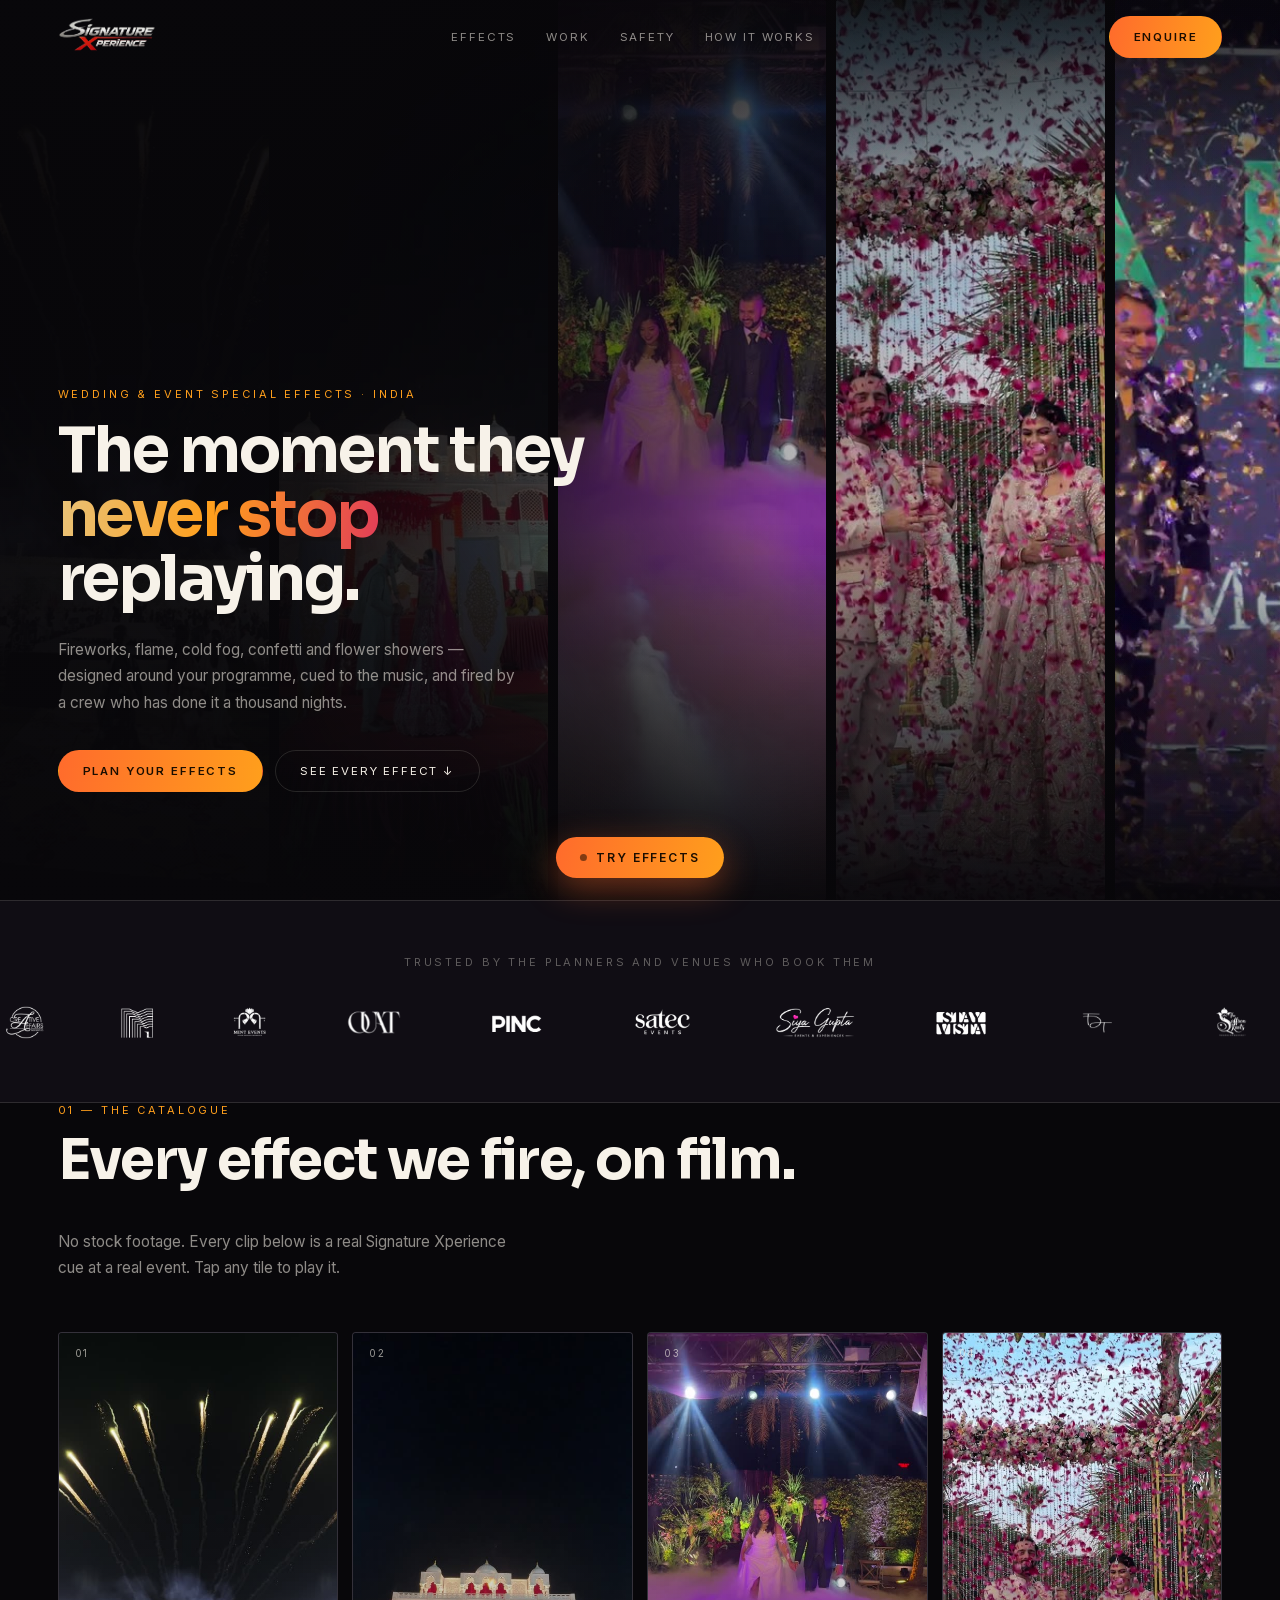
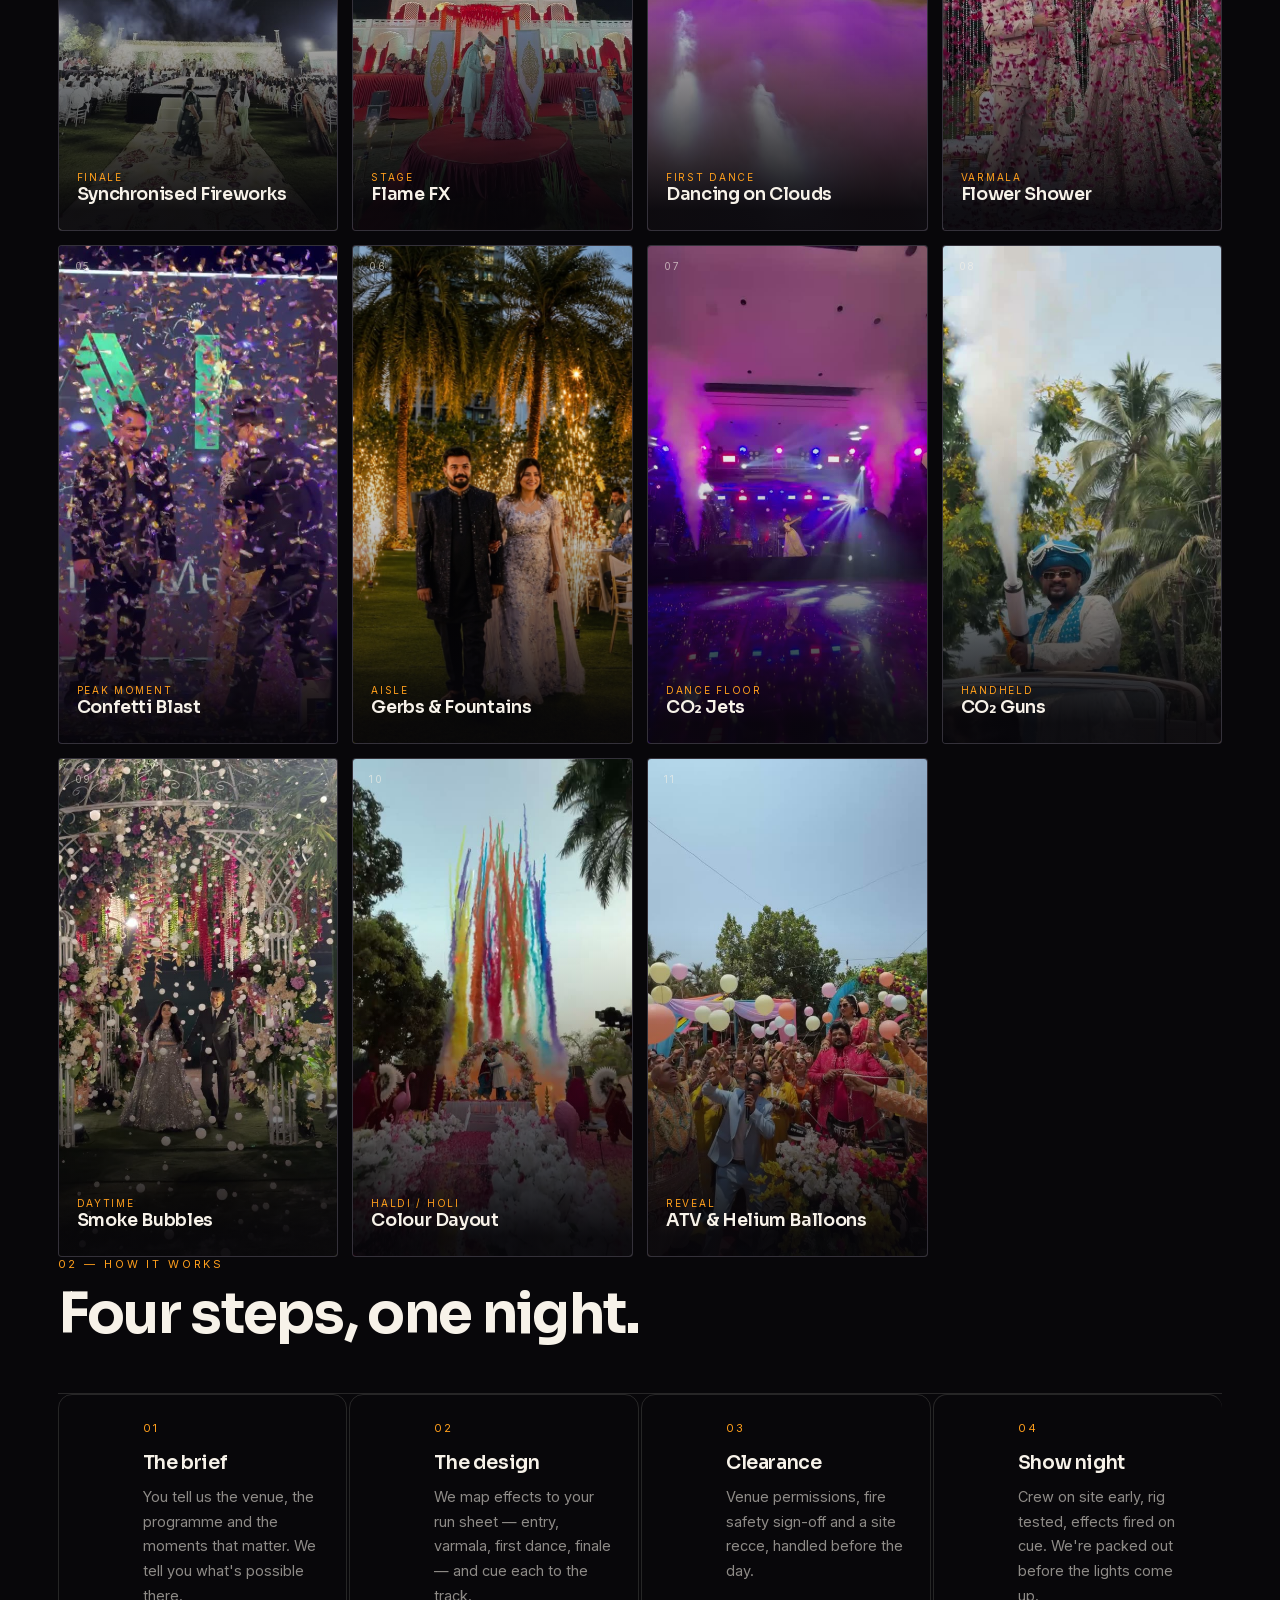
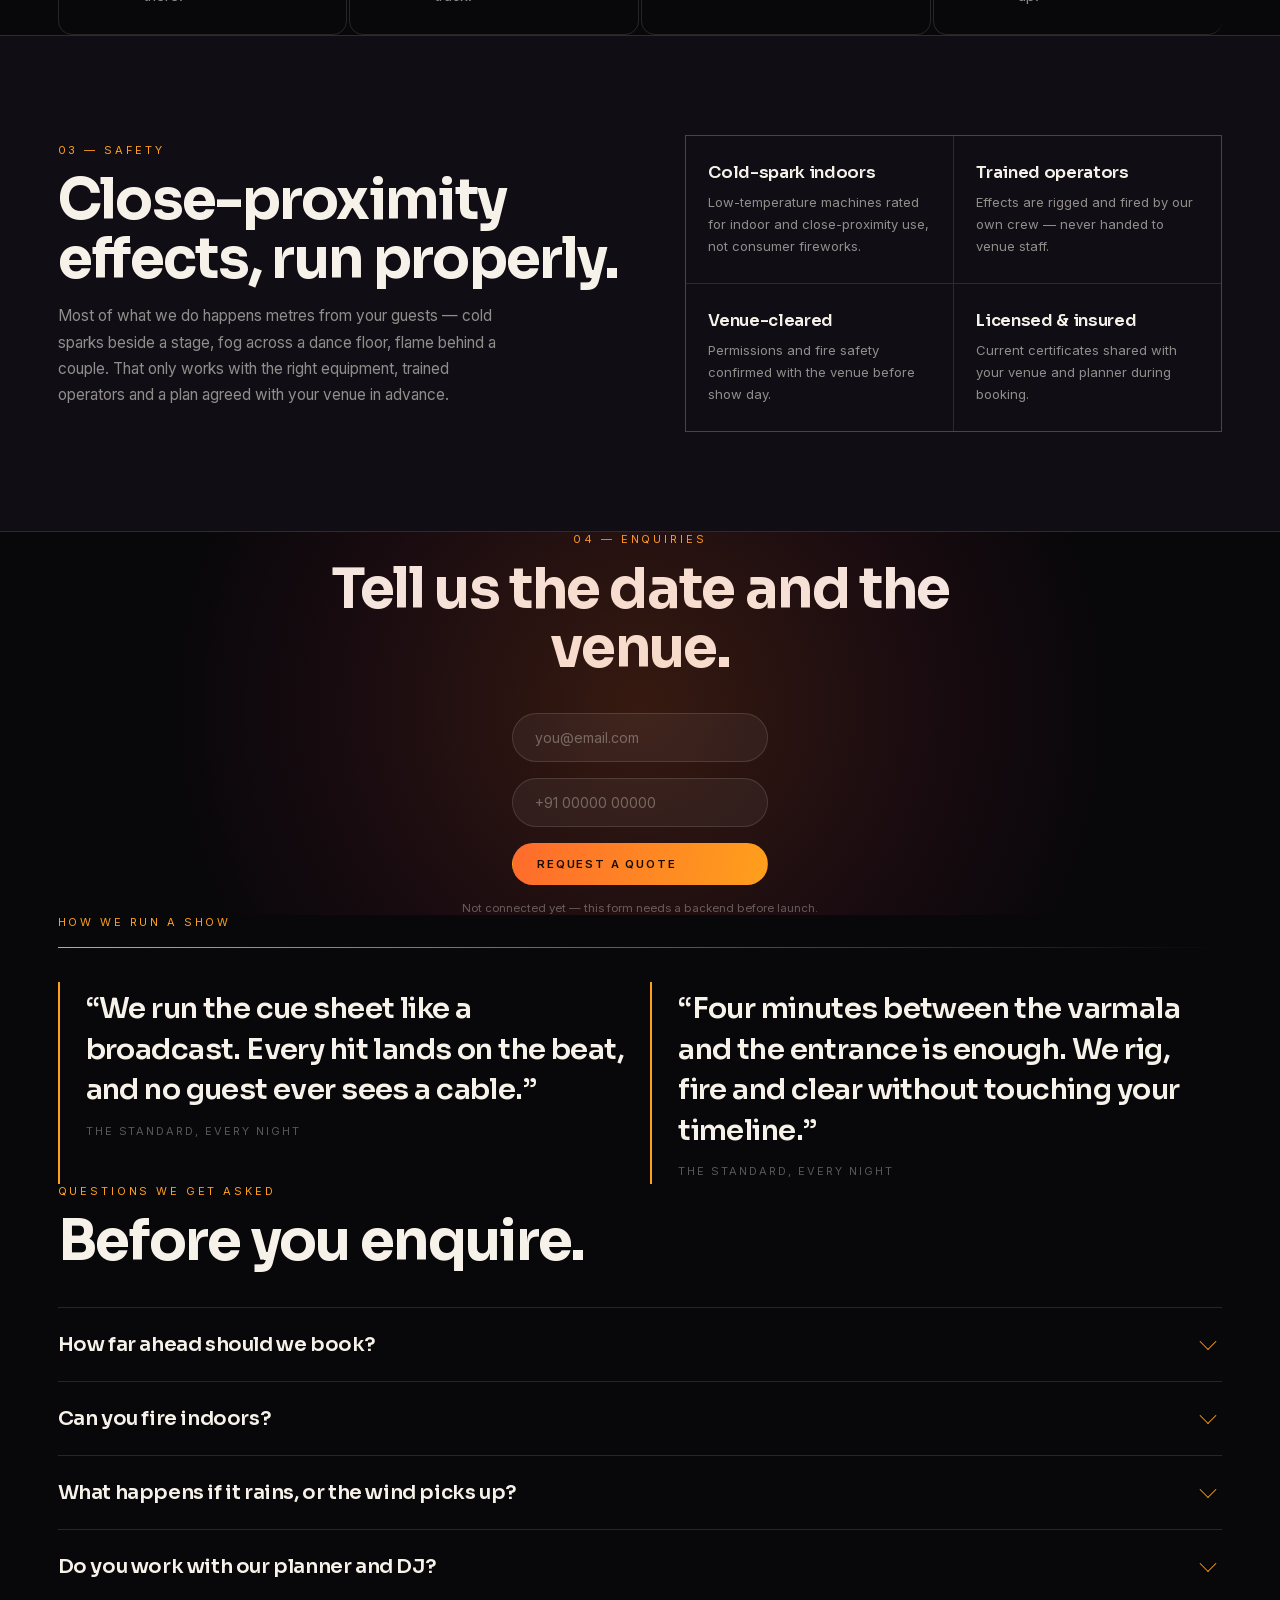
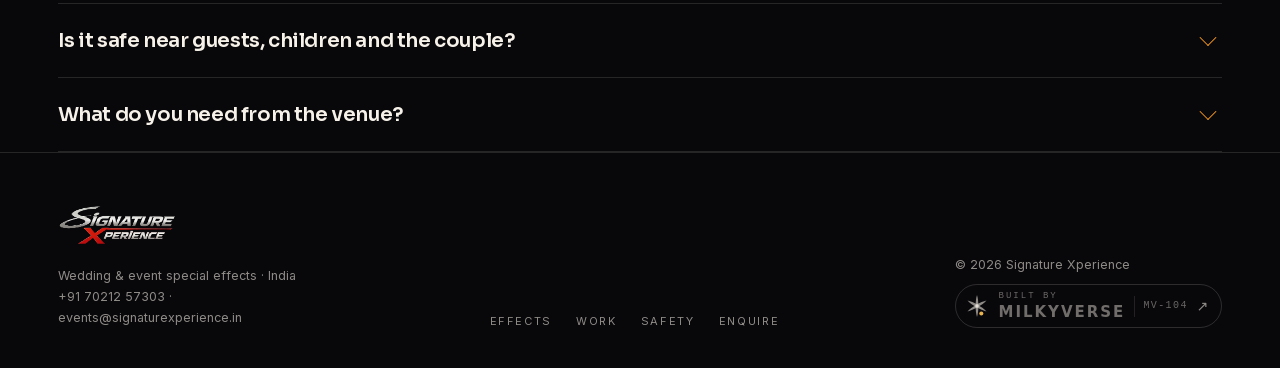
<file: index.html>
<!DOCTYPE html>
<html lang="en">
<head>
<meta charset="utf-8">
<meta name="viewport" content="width=device-width,initial-scale=1">
<title>Signature Xperience — Wedding &amp; Event Special Effects</title>
<script>document.documentElement.classList.add('js')</script>
<meta name="description" content="Fireworks, flame, cold fog, confetti and flower showers for weddings and events across India. Designed, cued and fired by Signature Xperience.">
<link rel="canonical" href="https://signaturexperience.in/">
<meta property="og:type" content="website">
<meta property="og:url" content="https://signaturexperience.in/">
<meta property="og:title" content="Signature Xperience — Wedding &amp; Event Special Effects">
<meta property="og:description" content="Fireworks, flame, cold fog, confetti and flower showers — designed around your programme and fired by a licensed crew.">
<meta property="og:image" content="https://signaturexperience.in/assets/video/web/synchronised-fireworks.jpg">
<meta name="twitter:card" content="summary_large_image">
<meta name="theme-color" content="#08070a">
<link rel="apple-touch-icon" href="assets/brand/signature-xperience.png">
<link rel="icon" href="assets/brand/signature-xperience.png">
<link rel="stylesheet" href="assets/site.css?v=10e67767">
</head>
<body>
<div id="prog"></div>

<nav id="nav">
  <a class="brand" href="#top"><img src="assets/brand/signature-xperience.png" alt="Signature Xperience"></a>
  <div class="nl">
    <a href="effects">Effects</a><a href="work">Work</a><a href="safety">Safety</a><a href="#process">How it works</a>
  </div>
  <a class="btn pri" href="contact">Enquire</a>
  <button class="navbtn" type="button" aria-expanded="false" aria-controls="menu" aria-label="Menu"><span></span><span></span><span></span></button>
</nav>
<div id="menu">
  <a href="/">Home<small>The pitch in 20 seconds</small></a>
  <a href="effects">Effects<small>All ten, with footage</small></a>
  <a href="work">Work<small>Nights we've fired</small></a>
  <a href="safety">Safety<small>Licensing &amp; method</small></a>
  <a href="contact">Enquire<small>Start a cue sheet</small></a>
</div>


<header class="hero" id="top">
  <div class="wall" id="wall"></div>
  <div class="veil"></div>
  <div class="inner wrap parallax" data-speed=".16" data-fade="1.4">
    <p class="eyebrow slide">Wedding &amp; event special effects · India</p>
    <h1 class="reveal">The moment they <em>never stop</em> replaying.</h1>
    <p class="lede reveal">Fireworks, flame, cold fog, confetti and flower showers — designed around your
      programme, cued to the music, and fired by a crew who has done it a thousand nights.</p>
    <div class="hcta reveal">
      <a class="btn pri" href="#enquire">Plan your effects</a>
      <a class="btn" href="#effects">See every effect ↓</a>
    </div>
  </div>
</header>

<div class="clients" id="clients">
  <p class="eyebrow d reveal">Trusted by the planners and venues who book them</p>
  <div class="track" id="track"></div>
</div>

<section class="wrap" id="effects">
  <div class="shead">
    <div>
      <p class="eyebrow slide">01 — The catalogue</p>
      <h2 class="reveal">Every effect we fire, on film.</h2>
    </div>
    <p class="lede reveal" style="margin:0">No stock footage. Every clip below is a real Signature Xperience
      cue at a real event. Tap any tile to play it.</p>
  </div>
  <div class="fx" id="fx"></div>
</section>

<section class="wrap" id="process">
  <div class="shead"><div><p class="eyebrow slide">02 — How it works</p><h2 class="reveal">Four steps, one night.</h2></div></div>
  <div class="steps">
    <div class="step reveal"><div class="k">01</div><h4>The brief</h4>
      <p>You tell us the venue, the programme and the moments that matter. We tell you what's possible there.</p></div>
    <div class="step reveal"><div class="k">02</div><h4>The design</h4>
      <p>We map effects to your run sheet — entry, varmala, first dance, finale — and cue each to the track.</p></div>
    <div class="step reveal"><div class="k">03</div><h4>Clearance</h4>
      <p>Venue permissions, fire safety sign-off and a site recce, handled before the day.</p></div>
    <div class="step reveal"><div class="k">04</div><h4>Show night</h4>
      <p>Crew on site early, rig tested, effects fired on cue. We're packed out before the lights come up.</p></div>
  </div>
</section>

<section class="safety" id="safety">
  <div class="wrap srow">
    <div>
      <p class="eyebrow slide">03 — Safety</p>
      <h2 class="reveal">Close-proximity effects, run properly.</h2>
      <p class="lede reveal">Most of what we do happens metres from your guests — cold sparks beside a stage,
        fog across a dance floor, flame behind a couple. That only works with the right equipment, trained
        operators and a plan agreed with your venue in advance.</p>
    </div>
    <div class="badges reveal">
      <div class="badge"><b>Cold-spark indoors</b><span>Low-temperature machines rated for indoor and close-proximity use, not consumer fireworks.</span></div>
      <div class="badge"><b>Trained operators</b><span>Effects are rigged and fired by our own crew — never handed to venue staff.</span></div>
      <div class="badge"><b>Venue-cleared</b><span>Permissions and fire safety confirmed with the venue before show day.</span></div>
      <div class="badge"><b>Licensed &amp; insured</b><span>Current certificates shared with your venue and planner during booking.</span></div>
    </div>
  </div>
</section>

<section class="wrap cta" id="enquire">
  <p class="eyebrow slide">04 — Enquiries</p>
  <h2 class="reveal">Tell us the date and the venue.</h2>
  <form class="form reveal" id="enq">
    <input type="email" name="email" placeholder="you@email.com" required aria-label="Your email address">
    <input type="tel" name="phone" placeholder="+91 00000 00000" required aria-label="Your phone number"
           inputmode="tel" autocomplete="tel" pattern="[0-9+()\s-]{7,20}"
           title="Include country code, e.g. +91 98765 43210">
    <button class="btn pri" type="submit">Request a quote</button>
  </form>
  <p class="formnote reveal">Not connected yet — this form needs a backend before launch.</p>
</section>


<section class="wrap">
  <p class="eyebrow slide">How we run a show</p>
  <div class="rule drawline" style="margin:18px 0 34px"></div>
  <div class="grid g2">
    <blockquote class="quote reveal">
      <p>“We run the cue sheet like a broadcast. Every hit lands on the beat, and
        no guest ever sees a cable.”</p>
      <cite>The standard, every night</cite>
    </blockquote>
    <blockquote class="quote reveal">
      <p>“Four minutes between the varmala and the entrance is enough. We rig, fire
        and clear without touching your timeline.”</p>
      <cite>The standard, every night</cite>
    </blockquote>
  </div>
</section>

<section class="wrap">
  <p class="eyebrow slide">Questions we get asked</p>
  <h2 class="slide">Before you enquire.</h2>
  <div class="faq" style="margin-top:36px">
    <details><summary>How far ahead should we book?</summary>
      <p>Four weeks is comfortable — it leaves room for the site recce, licensing and a
        cue sheet everyone has signed off. We have turned work around inside a week,
        but only where the venue and permissions were already in place.</p></details>
    <details><summary>Can you fire indoors?</summary>
      <p>Yes. Cold sparks, CO₂, low fog, confetti, petals, bubbles and balloons are all
        indoor-safe subject to venue sign-off and smoke-detector isolation. Live aerial
        pyrotechnics and flame projectors are outdoor-only.</p></details>
    <details><summary>What happens if it rains, or the wind picks up?</summary>
      <p>Aerial work stands down above the wind limit on the risk assessment — we will
        cancel an effect on the night rather than fire it outside its envelope. Indoor
        effects are unaffected, and we always carry an indoor alternative on the sheet.</p></details>
    <details><summary>Do you work with our planner and DJ?</summary>
      <p>Always. The cue sheet is built with whoever is calling the show, and we run our
        stack off the same timecode as the audio wherever the setup allows.</p></details>
    <details><summary>Is it safe near guests, children and the couple?</summary>
      <p>Cold-spark fountains are designed for proximity — that is the whole point of them.
        Everything else sits behind a marked exclusion zone held by our crew for as long
        as it is live. We stop the show rather than fire into a zone someone has entered.</p></details>
    <details><summary>What do you need from the venue?</summary>
      <p>Power at the firing positions, access for load-in, and a named contact in the
        venue's technical or fire team. We supply the documentation they will ask for.</p></details>
  </div>
</section>

<footer>
  <div class="wrap frow">
    <div>
      <div class="brand" style="margin-bottom:14px"><img src="assets/brand/signature-xperience.png" alt="Signature Xperience"></div>
      <p style="margin:0;max-width:32ch;line-height:1.7">Wedding &amp; event special effects · India<br><a href="tel:+917021257303">+91 70212 57303</a> · <a href="mailto:events@signaturexperience.in">events@signaturexperience.in</a></p>
    </div>
    <div class="fl"><a href="effects">Effects</a><a href="work">Work</a><a href="safety">Safety</a><a href="contact">Enquire</a></div>
    <div>© 2026 Signature Xperience
      <div>
      <a class="mv-sig" href="https://milkyverse.co.in/" target="_blank" rel="noopener" aria-label="MV-104 — built by Milkyverse. Opens the case study on the studio's site.">
        <svg viewBox="0 0 512 512" aria-hidden="true" focusable="false"><path fill="currentColor" d="M 256 40 C 292 150 292 362 256 472 C 220 362 220 150 256 40 Z"/><path fill="currentColor" transform="rotate(60 256 256)" d="M 256 40 C 292 150 292 362 256 472 C 220 362 220 150 256 40 Z"/><path fill="currentColor" transform="rotate(120 256 256)" d="M 256 40 C 292 150 292 362 256 472 C 220 362 220 150 256 40 Z"/><circle cx="341" cy="403" r="40" fill="#E9B44C"/></svg>
        <span class="mv-sig-copy"><span class="mv-sig-by">BUILT BY</span><span class="mv-sig-line">MILKYVERSE</span></span>
        <span class="mv-sig-no">MV-104</span>
        <span class="mv-sig-go" aria-hidden="true">↗</span>
      </a>
      </div>
    </div>
  </div>
</footer>

<script>
/* ---------- data ---------- */
/* stills:true  -> source is a photo, no clip exists
   noposter:true -> clip exists but no poster frame yet, so play it inline */
const EFFECTS=[
  {f:'synchronised-fireworks', t:'Synchronised Fireworks', k:'Finale'},
  {f:'flame',                  t:'Flame FX',               k:'Stage'},
  {f:'low-fog',                t:'Dancing on Clouds',      k:'First dance'},
  {f:'flower-shower',          t:'Flower Shower',          k:'Varmala'},
  {f:'confetti',               t:'Confetti Blast',         k:'Peak moment'},
  {f:'pyrotechnics',           t:'Gerbs &amp; Fountains',      k:'Aisle',        still:true},
  {f:'co2-jet',                t:'CO₂ Jets',               k:'Dance floor'},
  {f:'co2-gun',                t:'CO₂ Guns',               k:'Handheld'},
  {f:'smoke-bubble',           t:'Smoke Bubbles',          k:'Daytime'},
  {f:'color-dayout',           t:'Colour Dayout',          k:'Haldi / Holi'},
  {f:'atv-helium-balloon',     t:'ATV &amp; Helium Balloons',  k:'Reveal'}
];
const LOGOS=['creative-affairs','metadoor','mint-events','ouat','pinc','satec-events',
             'siya-gupta','stay-vista','the-dream-team','the-saffron-knots','zundaa-events'];
const V='assets/video/web/', L='assets/logos/web/';

/* ---------- hero: leftward marquee of live clips ----------
   Several clips visible at once, drifting left forever. The pool is rendered
   twice and the track travels exactly -50%, so the seam is invisible. */
const HERO_POOL=EFFECTS.filter(e=>!e.still).map(e=>e.f);
(function(){
  const wall=document.getElementById('wall');
  const tile=f=>`<div class="vtile"><video muted loop playsinline preload="auto" poster="${V+f}.jpg" src="${V+f}.mp4"></video></div>`;

  // two passes of the same pool -> seamless -50% loop
  const pass=()=>HERO_POOL.map(tile).join('');
  wall.innerHTML=`<div class="vtrack">${pass()}${pass()}</div>`;

  const vids=[...wall.querySelectorAll('video')];
  let live=true;                                  // is the hero on screen at all?

  /* Only the tiles actually in frame decode. Twenty simultaneous videos will
     stutter a phone; six will not. */
  const near=new IntersectionObserver(es=>es.forEach(e=>{
    const v=e.target.querySelector('video'); if(!v) return;
    if(e.isIntersecting && live) v.play().catch(()=>{}); else v.pause();
  }),{root:null,rootMargin:'0px 300px'});
  wall.querySelectorAll('.vtile').forEach(t=>near.observe(t));

  const onScreen=t=>{const q=t.getBoundingClientRect();return q.right>-300&&q.left<innerWidth+300};
  const resume =()=>{ live=true;  wall.classList.remove('halt');
    wall.querySelectorAll('.vtile').forEach(t=>{ if(onScreen(t)) t.querySelector('video').play().catch(()=>{}); }); };
  const suspend=()=>{ live=false; wall.classList.add('halt'); vids.forEach(v=>v.pause()); };

  resume();

  /* stop entirely when the hero is off-screen — 20 decoding videos is not
     something to leave running while someone reads the rest of the page */
  new IntersectionObserver(es=>es.forEach(e=>{
    e.isIntersecting ? resume() : suspend();
  }),{threshold:.05}).observe(wall);

  document.addEventListener('visibilitychange',()=>{
    document.visibilityState==='visible' && wall.getBoundingClientRect().bottom>0
      ? resume() : suspend();
  });
})();

/* ---------- effects grid ---------- */
(function(){
  document.getElementById('fx').innerHTML=EFFECTS.map((e,i)=>{
    const alt=e.t.replace(/&[a-z]+;/g,'&');
    /* no poster frame yet -> show the clip itself rather than a broken image */
    const media = e.noposter
      ? `<video muted loop playsinline autoplay preload="metadata" src="${V+e.f}.mp4"></video>`
      : `<img class="poster" src="${V+e.f}.jpg" alt="${alt} at a Signature Xperience event" loading="lazy">`;
    return `<article class="fxi${e.still?' still':''}" data-file="${e.f}"${e.still?' data-still="1"':''}>
       ${media}
       <div class="grad"></div>
       <span class="n">${String(i+1).padStart(2,'0')}</span>
       <div class="cap"><span>${e.k}</span><h3>${e.t}</h3></div>
     </article>`;}).join('');

  /* click a tile -> replace the poster with the clip */
  document.getElementById('fx').addEventListener('click',ev=>{
    const tile=ev.target.closest('.fxi'); if(!tile) return;
    if(tile.dataset.still) return;              // photo only, nothing to play
    if(tile.querySelector('video')) return;
    const f=tile.dataset.file;
    const v=document.createElement('video');
    v.src=V+f+'.mp4'; v.loop=true; v.playsInline=true; v.muted=true; v.controls=false;
    v.poster=V+f+'.jpg';
    v.addEventListener('loadeddata',()=>tile.querySelector('.poster')?.remove(),{once:true});
    tile.prepend(v);
    document.querySelectorAll('.fxi video').forEach(o=>{if(o!==v){o.muted=true}});
    v.play().catch(()=>{});
  });
})();

/* ---------- client logo track (duplicated for seamless loop) ---------- */
(function(){
  const one=LOGOS.map(n=>`<img src="${L+n}.png" alt="${n.replace(/-/g,' ')}" loading="lazy">`).join('');
  document.getElementById('track').innerHTML=one+one;
})();

/* ---------- pause any tile clip that scrolls out of view ---------- */
(function(){
  const vio=new IntersectionObserver(es=>es.forEach(e=>{
    e.isIntersecting ? e.target.play().catch(()=>{}) : e.target.pause();
  }),{threshold:.2});
  new MutationObserver(ms=>ms.forEach(m=>m.addedNodes.forEach(n=>{
    if(n.tagName==='VIDEO') vio.observe(n);
  }))).observe(document.getElementById('fx'),{childList:true,subtree:true});
})();

/* ---------- reveal + nav ---------- */
(function(){
  const io=new IntersectionObserver(es=>es.forEach(e=>{
    if(!e.isIntersecting) return;
    e.target.classList.add('in'); io.unobserve(e.target);
  }),{threshold:.16,rootMargin:'0px 0px -7% 0px'});
  const all=[...document.querySelectorAll('.reveal,.step')];
  all.forEach((el,i)=>{el.style.transitionDelay=(i%4)*70+'ms';io.observe(el)});

  /* The observer is an enhancement, never the only way content becomes visible.
     A plain scroll/resize check covers it, and after 2.5s everything is shown
     regardless — a blank page is far worse than losing a fade. */
  const sweep=()=>all.forEach(el=>{
    if(!el.classList.contains('in') && el.getBoundingClientRect().top < innerHeight*0.96)
      el.classList.add('in');
  });
  addEventListener('scroll',sweep,{passive:true});
  addEventListener('resize',sweep);
  sweep();
  /* Hard backstop. Adding .in relies on a CSS transition running; a suspended or
     backgrounded page never advances it, which leaves the page blank forever.
     Force the end state inline so visibility never depends on animation. */
  setTimeout(()=>all.forEach(el=>{
    el.classList.add('in');
    el.style.transition='none'; el.style.opacity='1'; el.style.transform='none';
  }),2500);
  const nav=document.getElementById('nav');
  addEventListener('scroll',()=>nav.classList.toggle('solid',scrollY>60),{passive:true});
  document.getElementById('enq').addEventListener('submit',e=>{
    e.preventDefault();
    /* nothing is actually sent yet — the button text stays honest about that */
    e.target.querySelector('button').textContent='Not wired up yet';
    window.SXEffects && window.SXEffects.play('fireworks');
  });
})();
</script>
<script src="assets/site.js?v=a46e60fc"></script>
<script src="assets/effects.js?v=05f7a081" defer></script>
</body>
</html>
</file>
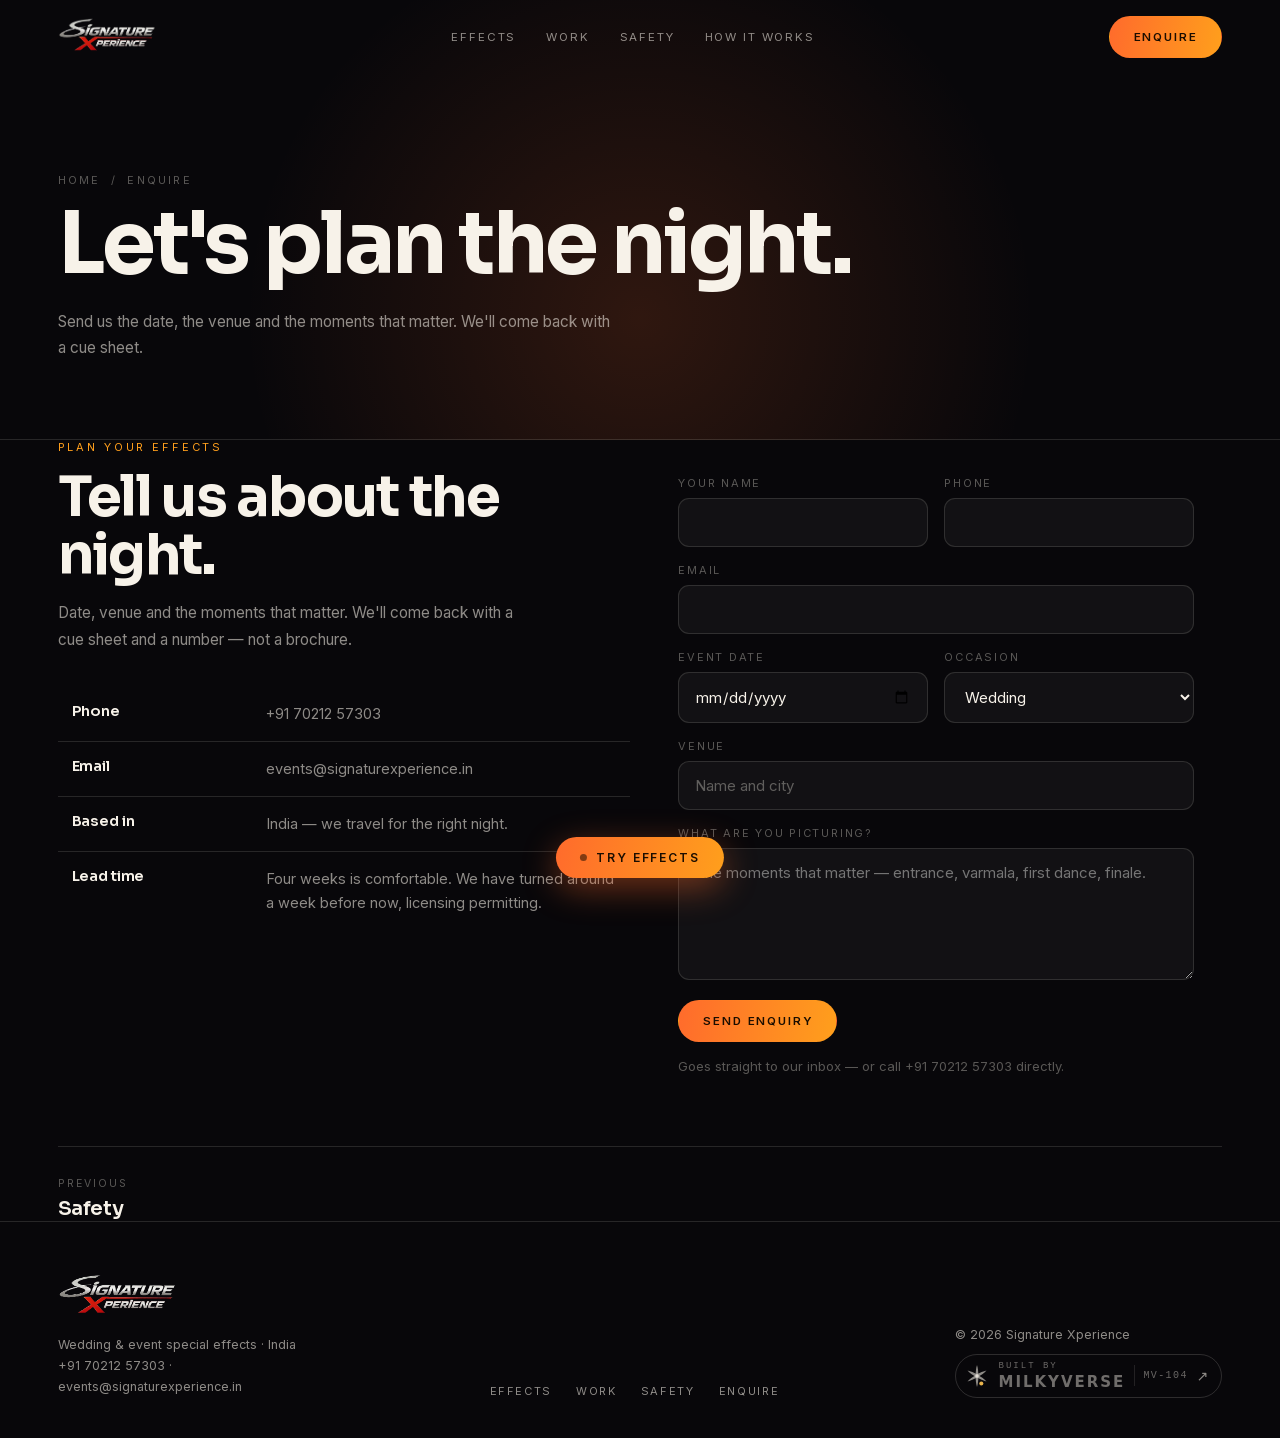
<file: contact.html>
<!doctype html>
<html lang="en">
<head>
<meta charset="utf-8">
<meta name="viewport" content="width=device-width,initial-scale=1">
<title>Enquire — Signature Xperience</title>
<meta name="description" content="Plan your effects with Signature Xperience.">
<link rel="canonical" href="https://signaturexperience.in/contact">
<meta property="og:type" content="website">
<meta property="og:url" content="https://signaturexperience.in/contact">
<meta property="og:title" content="Enquire — Signature Xperience">
<meta property="og:description" content="Send the date, the venue and the moments that matter. We come back with a cue sheet and a number.">
<meta property="og:image" content="https://signaturexperience.in/assets/video/web/synchronised-fireworks.jpg">
<meta name="twitter:card" content="summary_large_image">
<meta name="theme-color" content="#08070a">
<link rel="apple-touch-icon" href="assets/brand/signature-xperience.png">
<link rel="icon" href="assets/brand/signature-xperience.png">
<link rel="preload" as="font" type="font/woff2" href="assets/fonts/sora-700.woff2" crossorigin>
<link rel="preload" as="font" type="font/woff2" href="assets/fonts/inter-400.woff2" crossorigin>
<link rel="stylesheet" href="assets/site.css?v=10e67767">
</head>
<body id="top">
<div id="prog"></div>
<nav id="nav">
  <a class="brand" href="/"><img src="assets/brand/signature-xperience.png" alt="Signature Xperience"></a>
  <div class="nl">
    <a href="effects">Effects</a><a href="work">Work</a><a href="safety">Safety</a><a href="index.html#process">How it works</a>
  </div>
  <a class="btn pri" href="contact">Enquire</a>
  <button class="navbtn" type="button" aria-expanded="false" aria-controls="menu" aria-label="Menu"><span></span><span></span><span></span></button>
</nav>
<div id="menu">
  <a href="/">Home<small>The pitch in 20 seconds</small></a>
  <a href="effects">Effects<small>All ten, with footage</small></a>
  <a href="work">Work<small>Nights we've fired</small></a>
  <a href="safety">Safety<small>Licensing &amp; method</small></a>
  <a href="contact">Enquire<small>Start a cue sheet</small></a>
</div>


<header class="phead">
  <div class="glow"></div>
  <div class="wrap">
    <p class="crumb"><a href="/">Home</a> &nbsp;/&nbsp; Enquire</p>
    <h1>Let's plan the night.</h1>
    <p class="lede">Send us the date, the venue and the moments that matter. We'll come back with a cue sheet.</p>
  </div>
</header>

<section class="wrap">
  <div class="grid g2" style="align-items:start">
    <div>
      <p class="eyebrow">Plan your effects</p>
      <h2>Tell us about the night.</h2>
      <p class="lede" style="margin-top:16px">Date, venue and the moments that matter. We'll come back
        with a cue sheet and a number — not a brochure.</p>

      <table class="spec" style="margin-top:34px">
        <tr><th>Phone</th><td><a href="tel:+917021257303">+91 70212 57303</a></td></tr>
        <tr><th>Email</th><td><a href="mailto:events@signaturexperience.in">events@signaturexperience.in</a></td></tr>
        <tr><th>Based in</th><td>India — we travel for the right night.</td></tr>
        <tr><th>Lead time</th><td>Four weeks is comfortable. We have turned around a week
          before now, licensing permitting.</td></tr>
      </table>
    </div>

    <form class="form reveal" id="enq-form" novalidate>
      <div class="row2">
        <div class="field"><label for="f-name">Your name</label>
          <input id="f-name" name="name" type="text" autocomplete="name" required></div>
        <div class="field"><label for="f-phone">Phone</label>
          <input id="f-phone" name="phone" type="tel" autocomplete="tel" required></div>
      </div>
      <div class="field"><label for="f-email">Email</label>
        <input id="f-email" name="email" type="email" autocomplete="email" required></div>
      <div class="row2">
        <div class="field"><label for="f-date">Event date</label>
          <input id="f-date" name="date" type="date"></div>
        <div class="field"><label for="f-type">Occasion</label>
          <select id="f-type" name="occasion">
            <option>Wedding</option><option>Sangeet</option><option>Haldi / Mehndi</option>
            <option>Reception</option><option>Corporate</option><option>Other</option>
          </select></div>
      </div>
      <div class="field"><label for="f-venue">Venue</label>
        <input id="f-venue" name="venue" type="text" placeholder="Name and city"></div>
      <div class="field"><label for="f-msg">What are you picturing?</label>
        <textarea id="f-msg" name="message" placeholder="The moments that matter — entrance, varmala, first dance, finale."></textarea></div>
      <button class="btn pri" type="submit" style="justify-self:start">Send enquiry</button>
      <p style="margin:0;font-size:13px;color:var(--faint)">
        Goes straight to our inbox — or call <a href="tel:+917021257303">+91 70212 57303</a> directly.</p>
    </form>
  </div>
</section>

<section class="wrap" style="padding-top:0">
  <div class="pager"><a href="safety"><small>Previous</small><b>Safety</b></a></div>
</section>

<footer>
  <div class="wrap frow">
    <div>
      <div class="brand" style="margin-bottom:14px"><img src="assets/brand/signature-xperience.png" alt="Signature Xperience"></div>
      <p style="margin:0;max-width:32ch;line-height:1.7">Wedding &amp; event special effects · India<br><a href="tel:+917021257303">+91 70212 57303</a> · <a href="mailto:events@signaturexperience.in">events@signaturexperience.in</a></p>
    </div>
    <div class="fl"><a href="effects">Effects</a><a href="work">Work</a><a href="safety">Safety</a><a href="contact">Enquire</a></div>
    <div>© 2026 Signature Xperience
      <div>
      <a class="mv-sig" href="https://milkyverse.co.in/" target="_blank" rel="noopener" aria-label="MV-104 — built by Milkyverse. Opens the case study on the studio's site.">
        <svg viewBox="0 0 512 512" aria-hidden="true" focusable="false"><path fill="currentColor" d="M 256 40 C 292 150 292 362 256 472 C 220 362 220 150 256 40 Z"/><path fill="currentColor" transform="rotate(60 256 256)" d="M 256 40 C 292 150 292 362 256 472 C 220 362 220 150 256 40 Z"/><path fill="currentColor" transform="rotate(120 256 256)" d="M 256 40 C 292 150 292 362 256 472 C 220 362 220 150 256 40 Z"/><circle cx="341" cy="403" r="40" fill="#E9B44C"/></svg>
        <span class="mv-sig-copy"><span class="mv-sig-by">BUILT BY</span><span class="mv-sig-line">MILKYVERSE</span></span>
        <span class="mv-sig-no">MV-104</span>
        <span class="mv-sig-go" aria-hidden="true">↗</span>
      </a>
      </div>
    </div>
  </div>
</footer>
<script src="assets/site.js?v=a46e60fc"></script>
<script src="assets/effects.js?v=05f7a081" defer></script>
<script>
/* Submits in the background to a form relay (formsubmit.co — no account, it
   forwards to the events inbox). If the network call fails, falls back to
   composing a mail in the visitor's own app, so an enquiry is never lost. */
document.getElementById('enq-form').addEventListener('submit', function (e) {
  e.preventDefault();
  var form = this;
  var g = function (n) { var el = form.elements[n]; return el ? el.value.trim() : ''; };
  var btn = form.querySelector('button[type="submit"]');
  var note = form.querySelector('p');
  var payload = {
    name: g('name'), phone: g('phone'), email: g('email'),
    'event date': g('date'), occasion: g('occasion'), venue: g('venue'),
    message: g('message'),
    _subject: 'Enquiry — ' + (g('name') || 'wedding effects'),
    _captcha: 'false', _template: 'table'
  };
  btn.disabled = true; btn.textContent = 'Sending…';
  fetch('https://formsubmit.co/ajax/events@signaturexperience.in', {
    method: 'POST',
    headers: { 'Content-Type': 'application/json', 'Accept': 'application/json' },
    body: JSON.stringify(payload)
  }).then(function (r) { return r.json(); }).then(function (j) {
    /* the relay answers 200 with success:"false" until it's been activated —
       treat that as a failure so the mailto fallback still catches the enquiry */
    if (String(j.success) !== 'true') throw new Error('inactive');
    btn.textContent = 'Sent ✓';
    if (note) note.textContent = 'Got it — we\u2019ll come back to you within a day.';
    form.querySelectorAll('input,select,textarea').forEach(function (el) { el.disabled = true; });
  }).catch(function () {
    /* relay unreachable: open the visitor's mail app instead */
    btn.disabled = false; btn.textContent = 'Send enquiry';
    var body = ['Name: ' + g('name'), 'Phone: ' + g('phone'), 'Email: ' + g('email'),
      'Event date: ' + g('date'), 'Occasion: ' + g('occasion'), 'Venue: ' + g('venue'),
      '', g('message')].join('\n');
    location.href = 'mailto:events@signaturexperience.in'
      + '?subject=' + encodeURIComponent('Enquiry — ' + (g('name') || 'wedding effects'))
      + '&body=' + encodeURIComponent(body);
  });
});
</script>
</body>
</html>
</file>
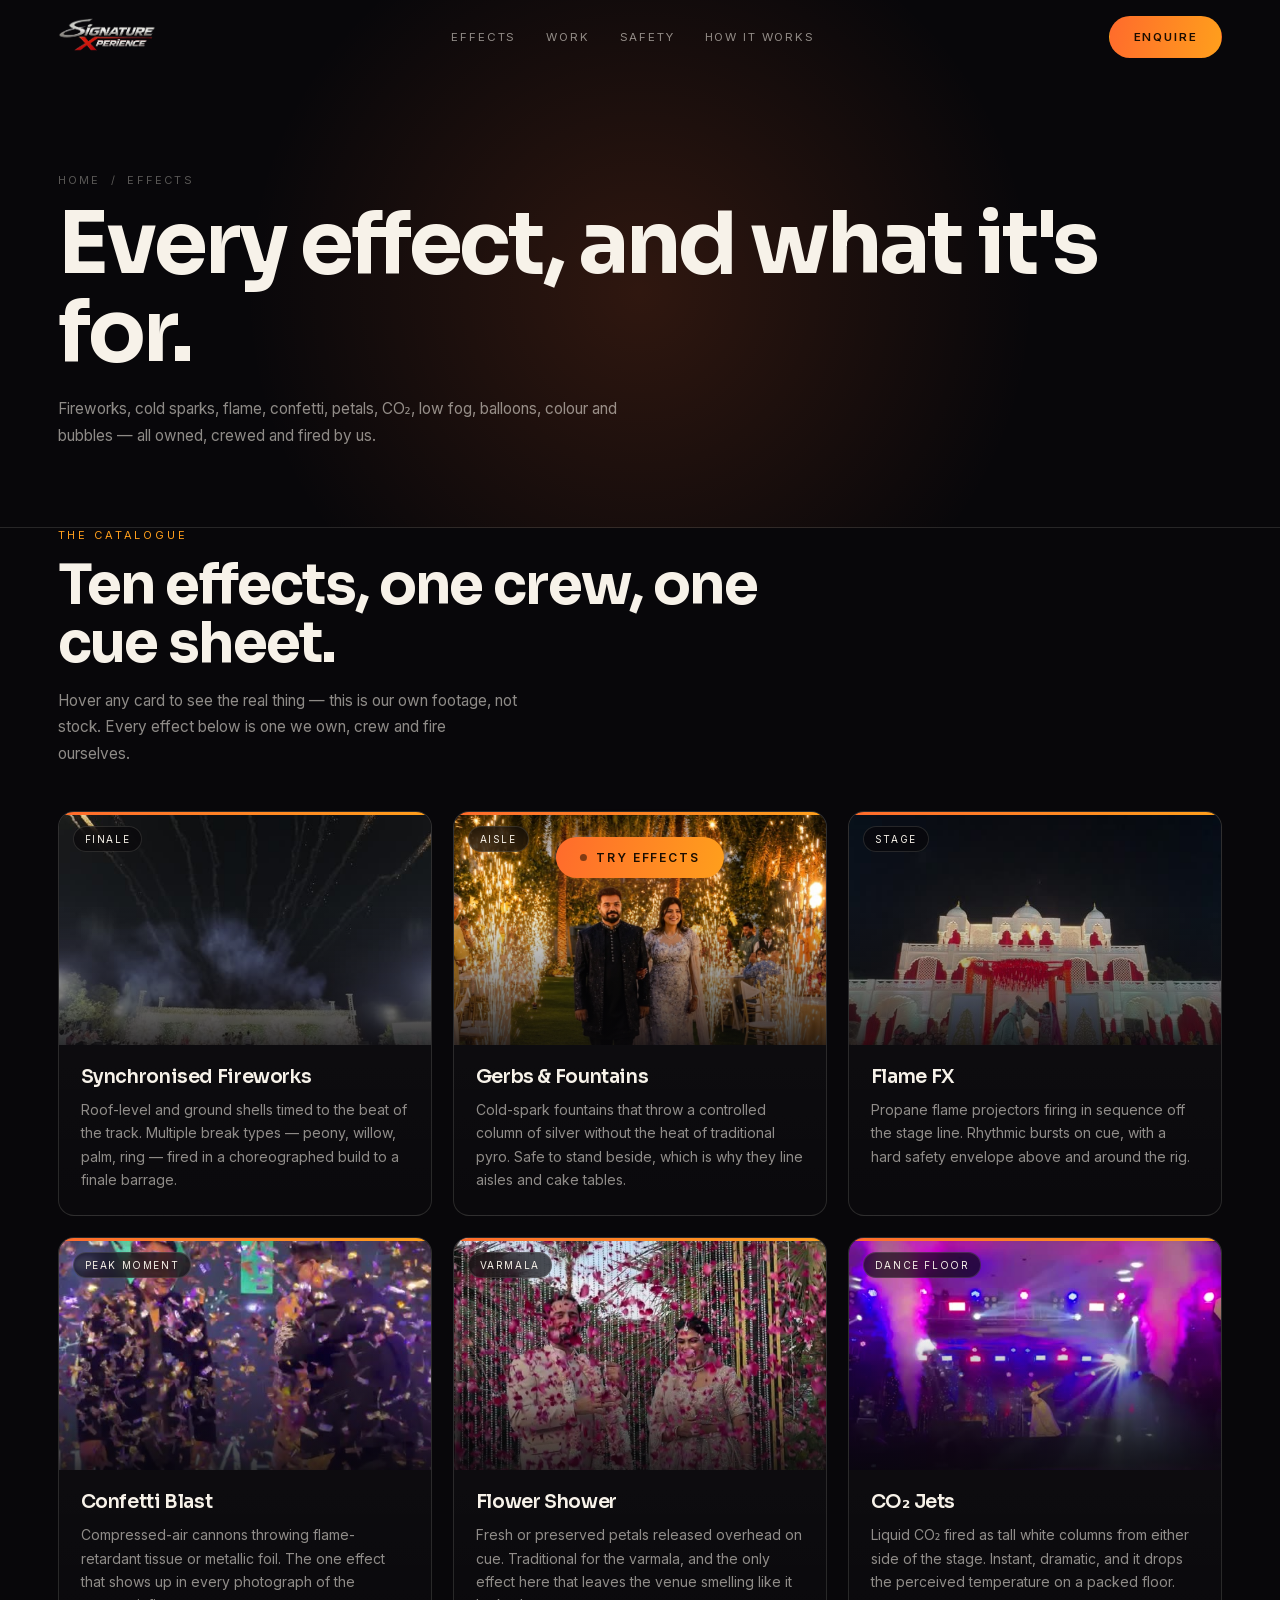
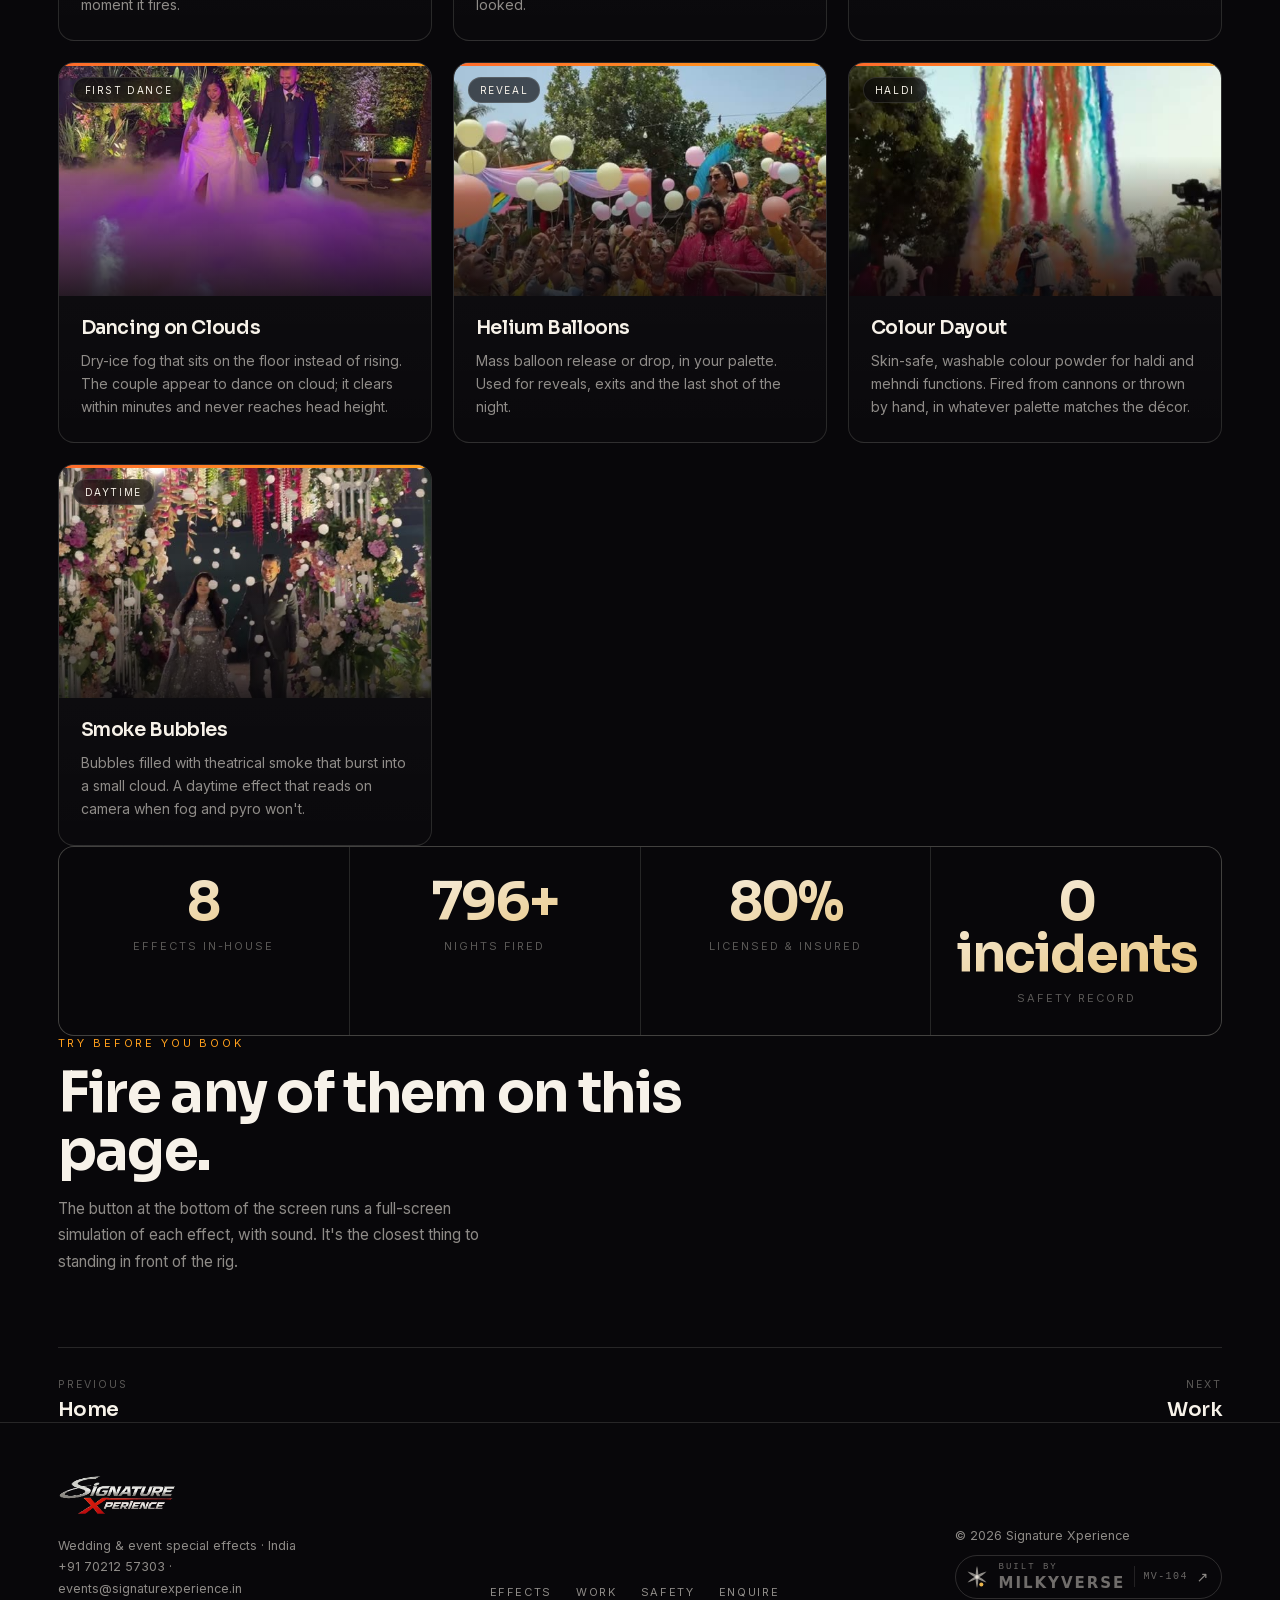
<file: effects.html>
<!doctype html>
<html lang="en">
<head>
<meta charset="utf-8">
<meta name="viewport" content="width=device-width,initial-scale=1">
<title>Effects — Signature Xperience</title>
<meta name="description" content="Ten wedding and event special effects, fired in-house.">
<link rel="canonical" href="https://signaturexperience.in/effects">
<meta property="og:type" content="website">
<meta property="og:url" content="https://signaturexperience.in/effects">
<meta property="og:title" content="Effects — Signature Xperience">
<meta property="og:description" content="Ten wedding and event special effects — fireworks, cold sparks, flame, CO₂, low fog and more — all fired in-house.">
<meta property="og:image" content="https://signaturexperience.in/assets/video/web/synchronised-fireworks.jpg">
<meta name="twitter:card" content="summary_large_image">
<meta name="theme-color" content="#08070a">
<link rel="apple-touch-icon" href="assets/brand/signature-xperience.png">
<link rel="icon" href="assets/brand/signature-xperience.png">
<link rel="preload" as="font" type="font/woff2" href="assets/fonts/sora-700.woff2" crossorigin>
<link rel="preload" as="font" type="font/woff2" href="assets/fonts/inter-400.woff2" crossorigin>
<link rel="stylesheet" href="assets/site.css?v=10e67767">
</head>
<body id="top">
<div id="prog"></div>
<nav id="nav">
  <a class="brand" href="/"><img src="assets/brand/signature-xperience.png" alt="Signature Xperience"></a>
  <div class="nl">
    <a href="effects">Effects</a><a href="work">Work</a><a href="safety">Safety</a><a href="index.html#process">How it works</a>
  </div>
  <a class="btn pri" href="contact">Enquire</a>
  <button class="navbtn" type="button" aria-expanded="false" aria-controls="menu" aria-label="Menu"><span></span><span></span><span></span></button>
</nav>
<div id="menu">
  <a href="/">Home<small>The pitch in 20 seconds</small></a>
  <a href="effects">Effects<small>All ten, with footage</small></a>
  <a href="work">Work<small>Nights we've fired</small></a>
  <a href="safety">Safety<small>Licensing &amp; method</small></a>
  <a href="contact">Enquire<small>Start a cue sheet</small></a>
</div>


<header class="phead">
  <div class="glow"></div>
  <div class="wrap">
    <p class="crumb"><a href="/">Home</a> &nbsp;/&nbsp; Effects</p>
    <h1>Every effect, and what it's for.</h1>
    <p class="lede">Fireworks, cold sparks, flame, confetti, petals, CO₂, low fog, balloons, colour and bubbles — all owned, crewed and fired by us.</p>
  </div>
</header>

<section class="wrap">
  <p class="eyebrow">The catalogue</p>
  <h2>Ten effects, one crew, one cue sheet.</h2>
  <p class="lede" style="margin-top:16px">Hover any card to see the real thing — this is our own footage,
    not stock. Every effect below is one we own, crew and fire ourselves.</p>
  <div class="grid g3" style="margin-top:44px">
      <article class="card reveal">
        <span class="sw" style="background:linear-gradient(90deg,var(--saffron),var(--marigold))"></span>
        <div class="media">
          <span class="cue">Finale</span>
          <video src="assets/video/web/synchronised-fireworks.mp4" poster="assets/video/web/synchronised-fireworks.jpg"
                 muted loop playsinline preload="none"></video>
        </div>
        <div class="body">
          <h3>Synchronised Fireworks</h3>
          <p>Roof-level and ground shells timed to the beat of the track. Multiple break types — peony, willow, palm, ring — fired in a choreographed build to a finale barrage.</p>
        </div>
      </article>
      <article class="card reveal">
        <span class="sw" style="background:linear-gradient(90deg,var(--saffron),var(--marigold))"></span>
        <div class="media">
          <span class="cue">Aisle</span>
          <!-- stills only: there is no gerb clip in the library, just the frame -->
          <img src="assets/video/web/pyrotechnics.jpg" alt="Cold-spark fountains lining a wedding aisle">
        </div>
        <div class="body">
          <h3>Gerbs &amp; Fountains</h3>
          <p>Cold-spark fountains that throw a controlled column of silver without the heat of traditional pyro. Safe to stand beside, which is why they line aisles and cake tables.</p>
        </div>
      </article>
      <article class="card reveal">
        <span class="sw" style="background:linear-gradient(90deg,var(--saffron),var(--marigold))"></span>
        <div class="media">
          <span class="cue">Stage</span>
          <video src="assets/video/web/flame.mp4" poster="assets/video/web/flame.jpg"
                 muted loop playsinline preload="none"></video>
        </div>
        <div class="body">
          <h3>Flame FX</h3>
          <p>Propane flame projectors firing in sequence off the stage line. Rhythmic bursts on cue, with a hard safety envelope above and around the rig.</p>
        </div>
      </article>
      <article class="card reveal">
        <span class="sw" style="background:linear-gradient(90deg,var(--saffron),var(--marigold))"></span>
        <div class="media">
          <span class="cue">Peak moment</span>
          <video src="assets/video/web/confetti.mp4" poster="assets/video/web/confetti.jpg"
                 muted loop playsinline preload="none"></video>
        </div>
        <div class="body">
          <h3>Confetti Blast</h3>
          <p>Compressed-air cannons throwing flame-retardant tissue or metallic foil. The one effect that shows up in every photograph of the moment it fires.</p>
        </div>
      </article>
      <article class="card reveal">
        <span class="sw" style="background:linear-gradient(90deg,var(--saffron),var(--marigold))"></span>
        <div class="media">
          <span class="cue">Varmala</span>
          <video src="assets/video/web/flower-shower.mp4" poster="assets/video/web/flower-shower.jpg"
                 muted loop playsinline preload="none"></video>
        </div>
        <div class="body">
          <h3>Flower Shower</h3>
          <p>Fresh or preserved petals released overhead on cue. Traditional for the varmala, and the only effect here that leaves the venue smelling like it looked.</p>
        </div>
      </article>
      <article class="card reveal">
        <span class="sw" style="background:linear-gradient(90deg,var(--saffron),var(--marigold))"></span>
        <div class="media">
          <span class="cue">Dance floor</span>
          <video src="assets/video/web/co2-jet.mp4" poster="assets/video/web/co2-jet.jpg"
                 muted loop playsinline preload="none"></video>
        </div>
        <div class="body">
          <h3>CO₂ Jets</h3>
          <p>Liquid CO₂ fired as tall white columns from either side of the stage. Instant, dramatic, and it drops the perceived temperature on a packed floor.</p>
        </div>
      </article>
      <article class="card reveal">
        <span class="sw" style="background:linear-gradient(90deg,var(--saffron),var(--marigold))"></span>
        <div class="media">
          <span class="cue">First dance</span>
          <video src="assets/video/web/low-fog.mp4" poster="assets/video/web/low-fog.jpg"
                 muted loop playsinline preload="none"></video>
        </div>
        <div class="body">
          <h3>Dancing on Clouds</h3>
          <p>Dry-ice fog that sits on the floor instead of rising. The couple appear to dance on cloud; it clears within minutes and never reaches head height.</p>
        </div>
      </article>
      <article class="card reveal">
        <span class="sw" style="background:linear-gradient(90deg,var(--saffron),var(--marigold))"></span>
        <div class="media">
          <span class="cue">Reveal</span>
          <video src="assets/video/web/atv-helium-balloon.mp4" poster="assets/video/web/atv-helium-balloon.jpg"
                 muted loop playsinline preload="none"></video>
        </div>
        <div class="body">
          <h3>Helium Balloons</h3>
          <p>Mass balloon release or drop, in your palette. Used for reveals, exits and the last shot of the night.</p>
        </div>
      </article>
      <article class="card reveal">
        <span class="sw" style="background:linear-gradient(90deg,var(--saffron),var(--marigold))"></span>
        <div class="media">
          <span class="cue">Haldi</span>
          <video src="assets/video/web/color-dayout.mp4" poster="assets/video/web/color-dayout.jpg"
                 muted loop playsinline preload="none"></video>
        </div>
        <div class="body">
          <h3>Colour Dayout</h3>
          <p>Skin-safe, washable colour powder for haldi and mehndi functions. Fired from cannons or thrown by hand, in whatever palette matches the décor.</p>
        </div>
      </article>
      <article class="card reveal">
        <span class="sw" style="background:linear-gradient(90deg,var(--saffron),var(--marigold))"></span>
        <div class="media">
          <span class="cue">Daytime</span>
          <video src="assets/video/web/smoke-bubble.mp4" poster="assets/video/web/smoke-bubble.jpg"
                 muted loop playsinline preload="none"></video>
        </div>
        <div class="body">
          <h3>Smoke Bubbles</h3>
          <p>Bubbles filled with theatrical smoke that burst into a small cloud. A daytime effect that reads on camera when fog and pyro won't.</p>
        </div>
      </article>
  </div>
</section>

<section class="wrap" style="padding-top:0">
  <div class="stats reveal">
    <div class="stat"><b data-count="10">0</b><span>Effects in-house</span></div>
    <div class="stat"><b data-count="1000" data-suffix="+">0</b><span>Nights fired</span></div>
    <div class="stat"><b data-count="100" data-suffix="%">0</b><span>Licensed &amp; insured</span></div>
    <div class="stat"><b data-count="0" data-suffix=" incidents">0</b><span>Safety record</span></div>
  </div>
</section>

<section class="wrap">
  <p class="eyebrow">Try before you book</p>
  <h2>Fire any of them on this page.</h2>
  <p class="lede" style="margin-top:16px">The button at the bottom of the screen runs a full-screen
    simulation of each effect, with sound. It's the closest thing to standing in front of the rig.</p>
</section>

<section class="wrap" style="padding-top:0">
  <div class="pager"><a href="/"><small>Previous</small><b>Home</b></a><a class="nx" href="work"><small>Next</small><b>Work</b></a></div>
</section>

<footer>
  <div class="wrap frow">
    <div>
      <div class="brand" style="margin-bottom:14px"><img src="assets/brand/signature-xperience.png" alt="Signature Xperience"></div>
      <p style="margin:0;max-width:32ch;line-height:1.7">Wedding &amp; event special effects · India<br><a href="tel:+917021257303">+91 70212 57303</a> · <a href="mailto:events@signaturexperience.in">events@signaturexperience.in</a></p>
    </div>
    <div class="fl"><a href="effects">Effects</a><a href="work">Work</a><a href="safety">Safety</a><a href="contact">Enquire</a></div>
    <div>© 2026 Signature Xperience
      <div>
      <a class="mv-sig" href="https://milkyverse.co.in/" target="_blank" rel="noopener" aria-label="MV-104 — built by Milkyverse. Opens the case study on the studio's site.">
        <svg viewBox="0 0 512 512" aria-hidden="true" focusable="false"><path fill="currentColor" d="M 256 40 C 292 150 292 362 256 472 C 220 362 220 150 256 40 Z"/><path fill="currentColor" transform="rotate(60 256 256)" d="M 256 40 C 292 150 292 362 256 472 C 220 362 220 150 256 40 Z"/><path fill="currentColor" transform="rotate(120 256 256)" d="M 256 40 C 292 150 292 362 256 472 C 220 362 220 150 256 40 Z"/><circle cx="341" cy="403" r="40" fill="#E9B44C"/></svg>
        <span class="mv-sig-copy"><span class="mv-sig-by">BUILT BY</span><span class="mv-sig-line">MILKYVERSE</span></span>
        <span class="mv-sig-no">MV-104</span>
        <span class="mv-sig-go" aria-hidden="true">↗</span>
      </a>
      </div>
    </div>
  </div>
</footer>
<script src="assets/site.js?v=a46e60fc"></script>
<script src="assets/effects.js?v=05f7a081" defer></script>
</body>
</html>
</file>
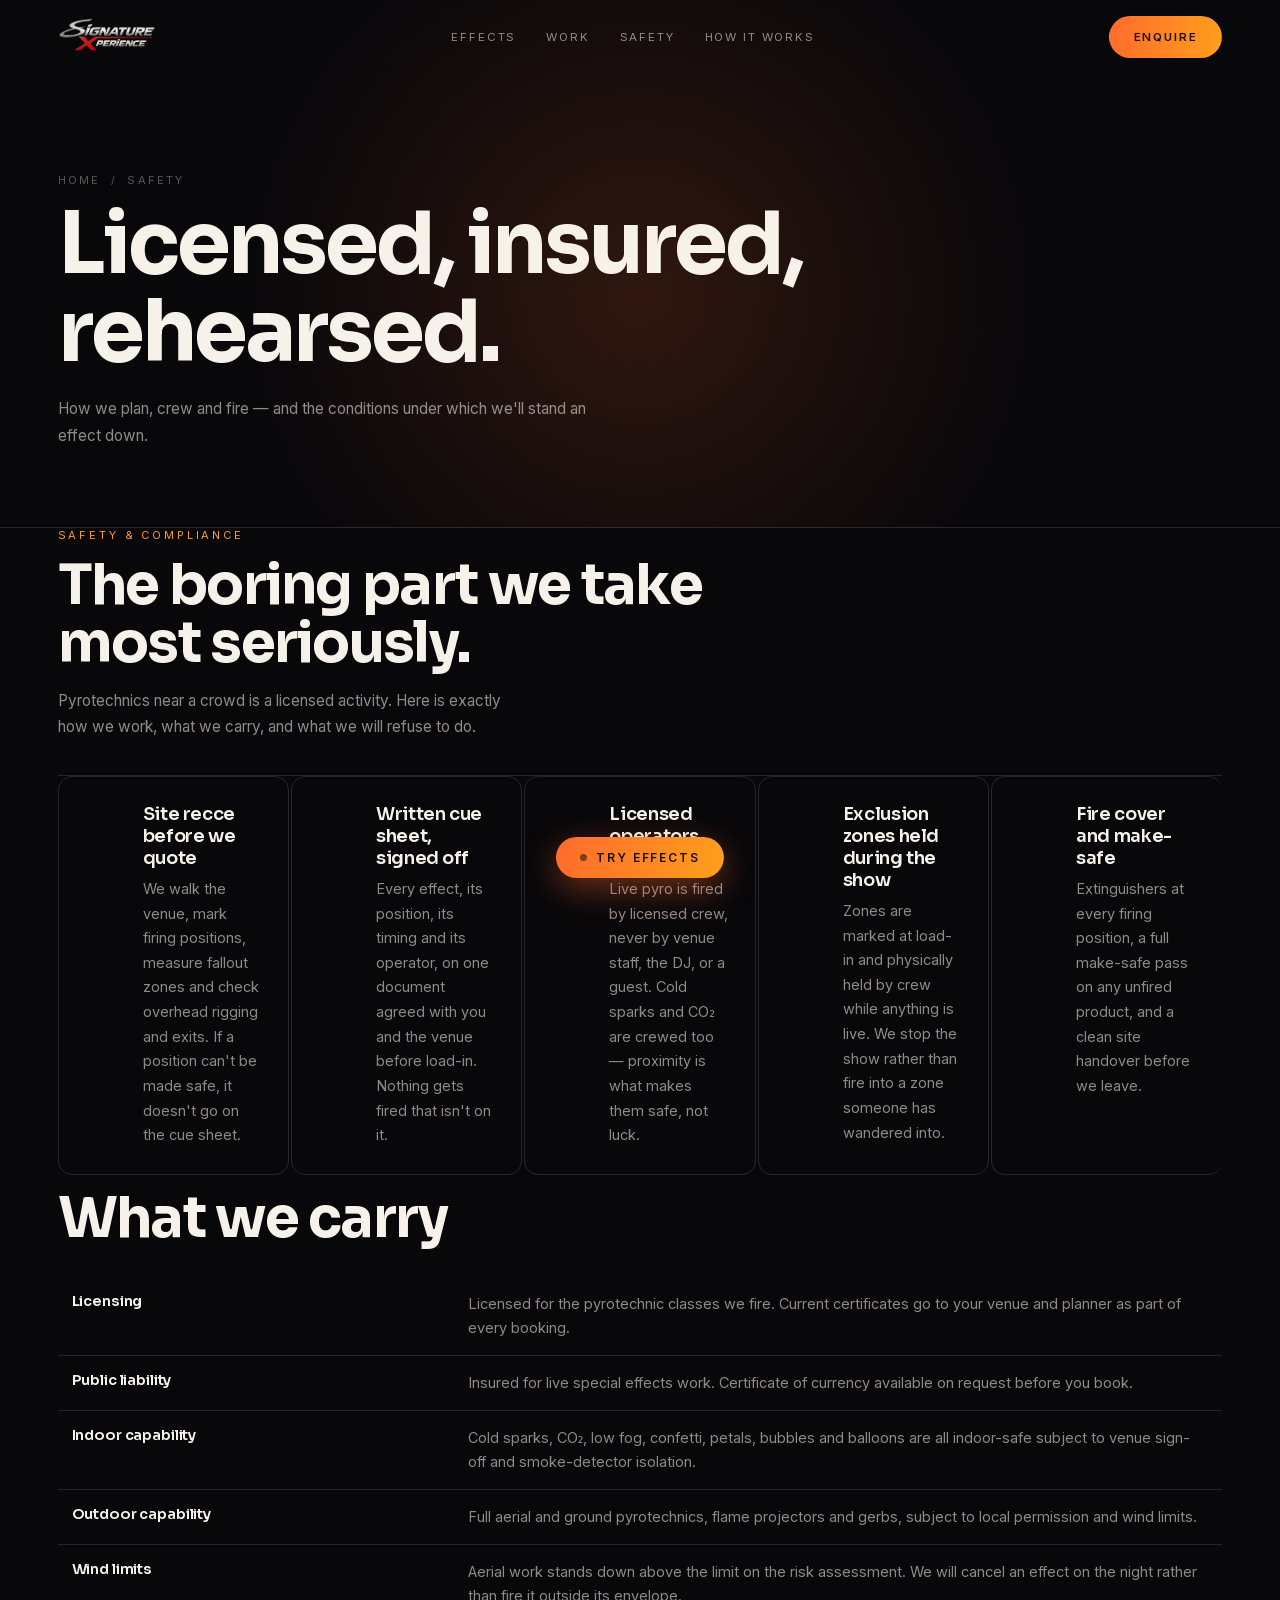
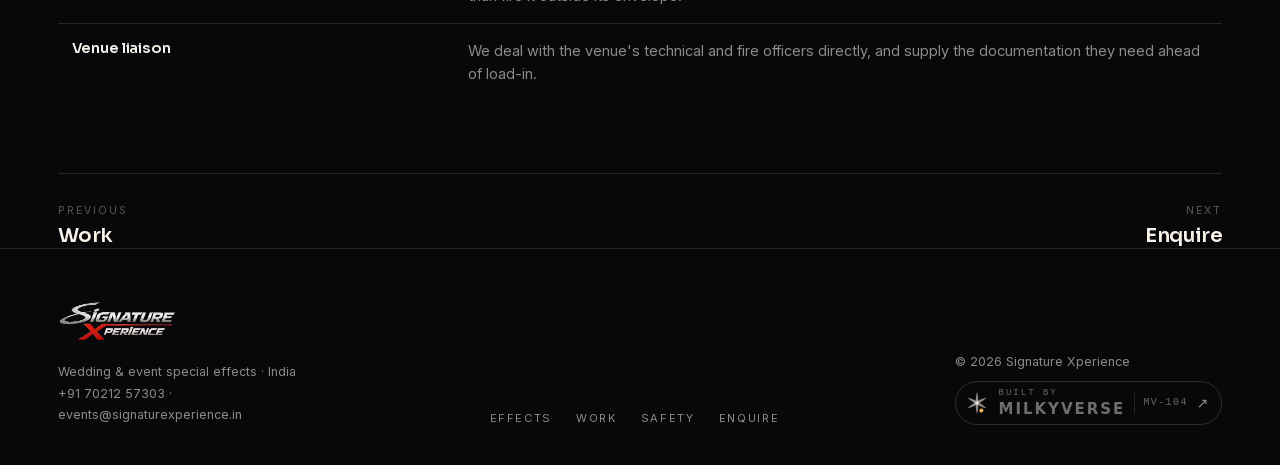
<file: safety.html>
<!doctype html>
<html lang="en">
<head>
<meta charset="utf-8">
<meta name="viewport" content="width=device-width,initial-scale=1">
<title>Safety — Signature Xperience</title>
<meta name="description" content="Licensing, insurance and how we work safely.">
<link rel="canonical" href="https://signaturexperience.in/safety">
<meta property="og:type" content="website">
<meta property="og:url" content="https://signaturexperience.in/safety">
<meta property="og:title" content="Safety — Signature Xperience">
<meta property="og:description" content="Licensed operators, site recces, exclusion zones and a written cue sheet on every show.">
<meta property="og:image" content="https://signaturexperience.in/assets/video/web/synchronised-fireworks.jpg">
<meta name="twitter:card" content="summary_large_image">
<meta name="theme-color" content="#08070a">
<link rel="apple-touch-icon" href="assets/brand/signature-xperience.png">
<link rel="icon" href="assets/brand/signature-xperience.png">
<link rel="preload" as="font" type="font/woff2" href="assets/fonts/sora-700.woff2" crossorigin>
<link rel="preload" as="font" type="font/woff2" href="assets/fonts/inter-400.woff2" crossorigin>
<link rel="stylesheet" href="assets/site.css?v=10e67767">
</head>
<body id="top">
<div id="prog"></div>
<nav id="nav">
  <a class="brand" href="/"><img src="assets/brand/signature-xperience.png" alt="Signature Xperience"></a>
  <div class="nl">
    <a href="effects">Effects</a><a href="work">Work</a><a href="safety">Safety</a><a href="index.html#process">How it works</a>
  </div>
  <a class="btn pri" href="contact">Enquire</a>
  <button class="navbtn" type="button" aria-expanded="false" aria-controls="menu" aria-label="Menu"><span></span><span></span><span></span></button>
</nav>
<div id="menu">
  <a href="/">Home<small>The pitch in 20 seconds</small></a>
  <a href="effects">Effects<small>All ten, with footage</small></a>
  <a href="work">Work<small>Nights we've fired</small></a>
  <a href="safety">Safety<small>Licensing &amp; method</small></a>
  <a href="contact">Enquire<small>Start a cue sheet</small></a>
</div>


<header class="phead">
  <div class="glow"></div>
  <div class="wrap">
    <p class="crumb"><a href="/">Home</a> &nbsp;/&nbsp; Safety</p>
    <h1>Licensed, insured, rehearsed.</h1>
    <p class="lede">How we plan, crew and fire — and the conditions under which we'll stand an effect down.</p>
  </div>
</header>

<section class="wrap">
  <p class="eyebrow">Safety &amp; compliance</p>
  <h2>The boring part we take most seriously.</h2>
  <p class="lede" style="margin-top:16px">Pyrotechnics near a crowd is a licensed activity. Here is
    exactly how we work, what we carry, and what we will refuse to do.</p>

  <div class="steps">
    <div class="step reveal"><h3>Site recce before we quote</h3>
      <p>We walk the venue, mark firing positions, measure fallout zones and check overhead
        rigging and exits. If a position can't be made safe, it doesn't go on the cue sheet.</p></div>
    <div class="step reveal"><h3>Written cue sheet, signed off</h3>
      <p>Every effect, its position, its timing and its operator, on one document agreed with
        you and the venue before load-in. Nothing gets fired that isn't on it.</p></div>
    <div class="step reveal"><h3>Licensed operators only</h3>
      <p>Live pyro is fired by licensed crew, never by venue staff, the DJ, or a guest.
        Cold sparks and CO₂ are crewed too — proximity is what makes them safe, not luck.</p></div>
    <div class="step reveal"><h3>Exclusion zones held during the show</h3>
      <p>Zones are marked at load-in and physically held by crew while anything is live.
        We stop the show rather than fire into a zone someone has wandered into.</p></div>
    <div class="step reveal"><h3>Fire cover and make-safe</h3>
      <p>Extinguishers at every firing position, a full make-safe pass on any unfired product,
        and a clean site handover before we leave.</p></div>
  </div>
</section>

<section class="wrap" style="padding-top:0">
  <h2 style="max-width:20ch">What we carry</h2>
  <table class="spec reveal" style="margin-top:30px">
    <tr><th>Licensing</th><td>Licensed for the pyrotechnic classes we fire. Current certificates go to your venue and planner as part of every booking.</td></tr>
    <tr><th>Public liability</th><td>Insured for live special effects work. Certificate of currency available on request before you book.</td></tr>
    <tr><th>Indoor capability</th><td>Cold sparks, CO₂, low fog, confetti, petals, bubbles and balloons
      are all indoor-safe subject to venue sign-off and smoke-detector isolation.</td></tr>
    <tr><th>Outdoor capability</th><td>Full aerial and ground pyrotechnics, flame projectors and gerbs,
      subject to local permission and wind limits.</td></tr>
    <tr><th>Wind limits</th><td>Aerial work stands down above the limit on the risk assessment.
      We will cancel an effect on the night rather than fire it outside its envelope.</td></tr>
    <tr><th>Venue liaison</th><td>We deal with the venue's technical and fire officers directly, and
      supply the documentation they need ahead of load-in.</td></tr>
  </table>
</section>

<section class="wrap" style="padding-top:0">
  <div class="pager"><a href="work"><small>Previous</small><b>Work</b></a><a class="nx" href="contact"><small>Next</small><b>Enquire</b></a></div>
</section>

<footer>
  <div class="wrap frow">
    <div>
      <div class="brand" style="margin-bottom:14px"><img src="assets/brand/signature-xperience.png" alt="Signature Xperience"></div>
      <p style="margin:0;max-width:32ch;line-height:1.7">Wedding &amp; event special effects · India<br><a href="tel:+917021257303">+91 70212 57303</a> · <a href="mailto:events@signaturexperience.in">events@signaturexperience.in</a></p>
    </div>
    <div class="fl"><a href="effects">Effects</a><a href="work">Work</a><a href="safety">Safety</a><a href="contact">Enquire</a></div>
    <div>© 2026 Signature Xperience
      <div>
      <a class="mv-sig" href="https://milkyverse.co.in/" target="_blank" rel="noopener" aria-label="MV-104 — built by Milkyverse. Opens the case study on the studio's site.">
        <svg viewBox="0 0 512 512" aria-hidden="true" focusable="false"><path fill="currentColor" d="M 256 40 C 292 150 292 362 256 472 C 220 362 220 150 256 40 Z"/><path fill="currentColor" transform="rotate(60 256 256)" d="M 256 40 C 292 150 292 362 256 472 C 220 362 220 150 256 40 Z"/><path fill="currentColor" transform="rotate(120 256 256)" d="M 256 40 C 292 150 292 362 256 472 C 220 362 220 150 256 40 Z"/><circle cx="341" cy="403" r="40" fill="#E9B44C"/></svg>
        <span class="mv-sig-copy"><span class="mv-sig-by">BUILT BY</span><span class="mv-sig-line">MILKYVERSE</span></span>
        <span class="mv-sig-no">MV-104</span>
        <span class="mv-sig-go" aria-hidden="true">↗</span>
      </a>
      </div>
    </div>
  </div>
</footer>
<script src="assets/site.js?v=a46e60fc"></script>
<script src="assets/effects.js?v=05f7a081" defer></script>
</body>
</html>
</file>
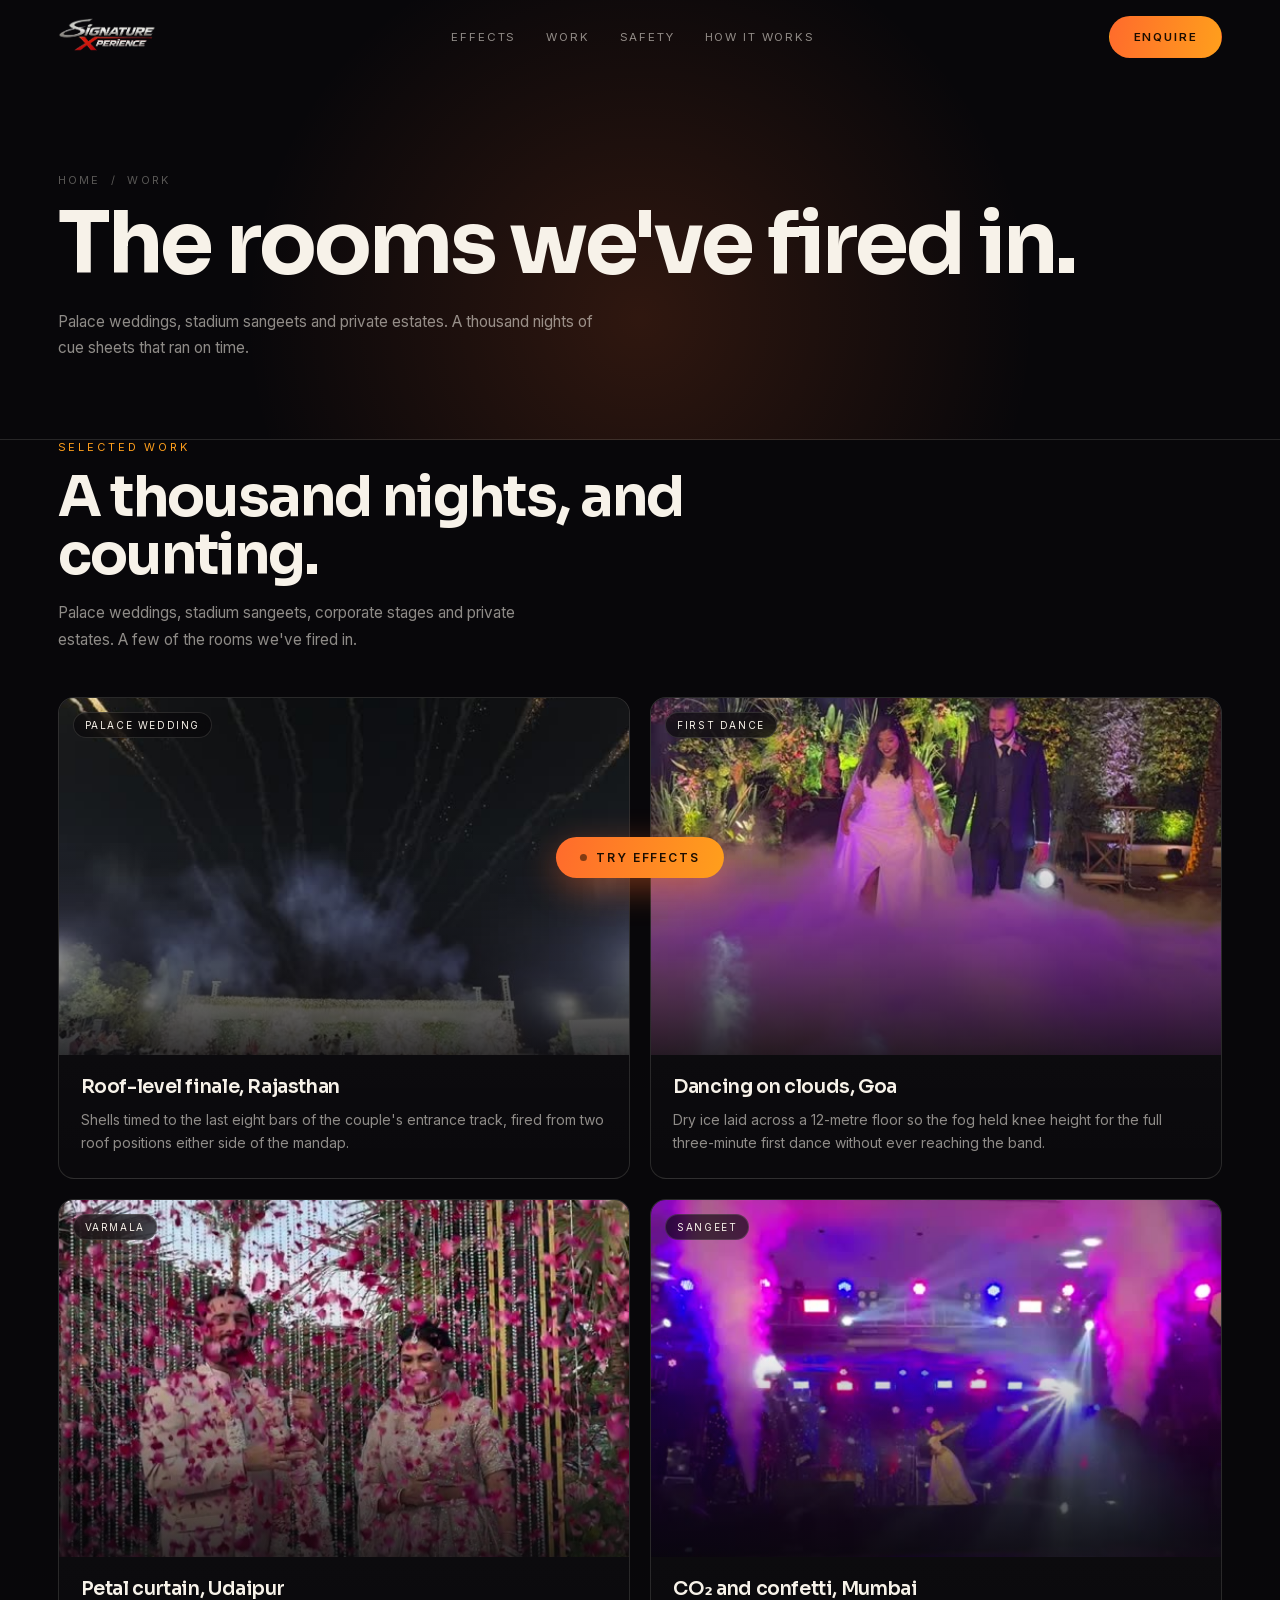
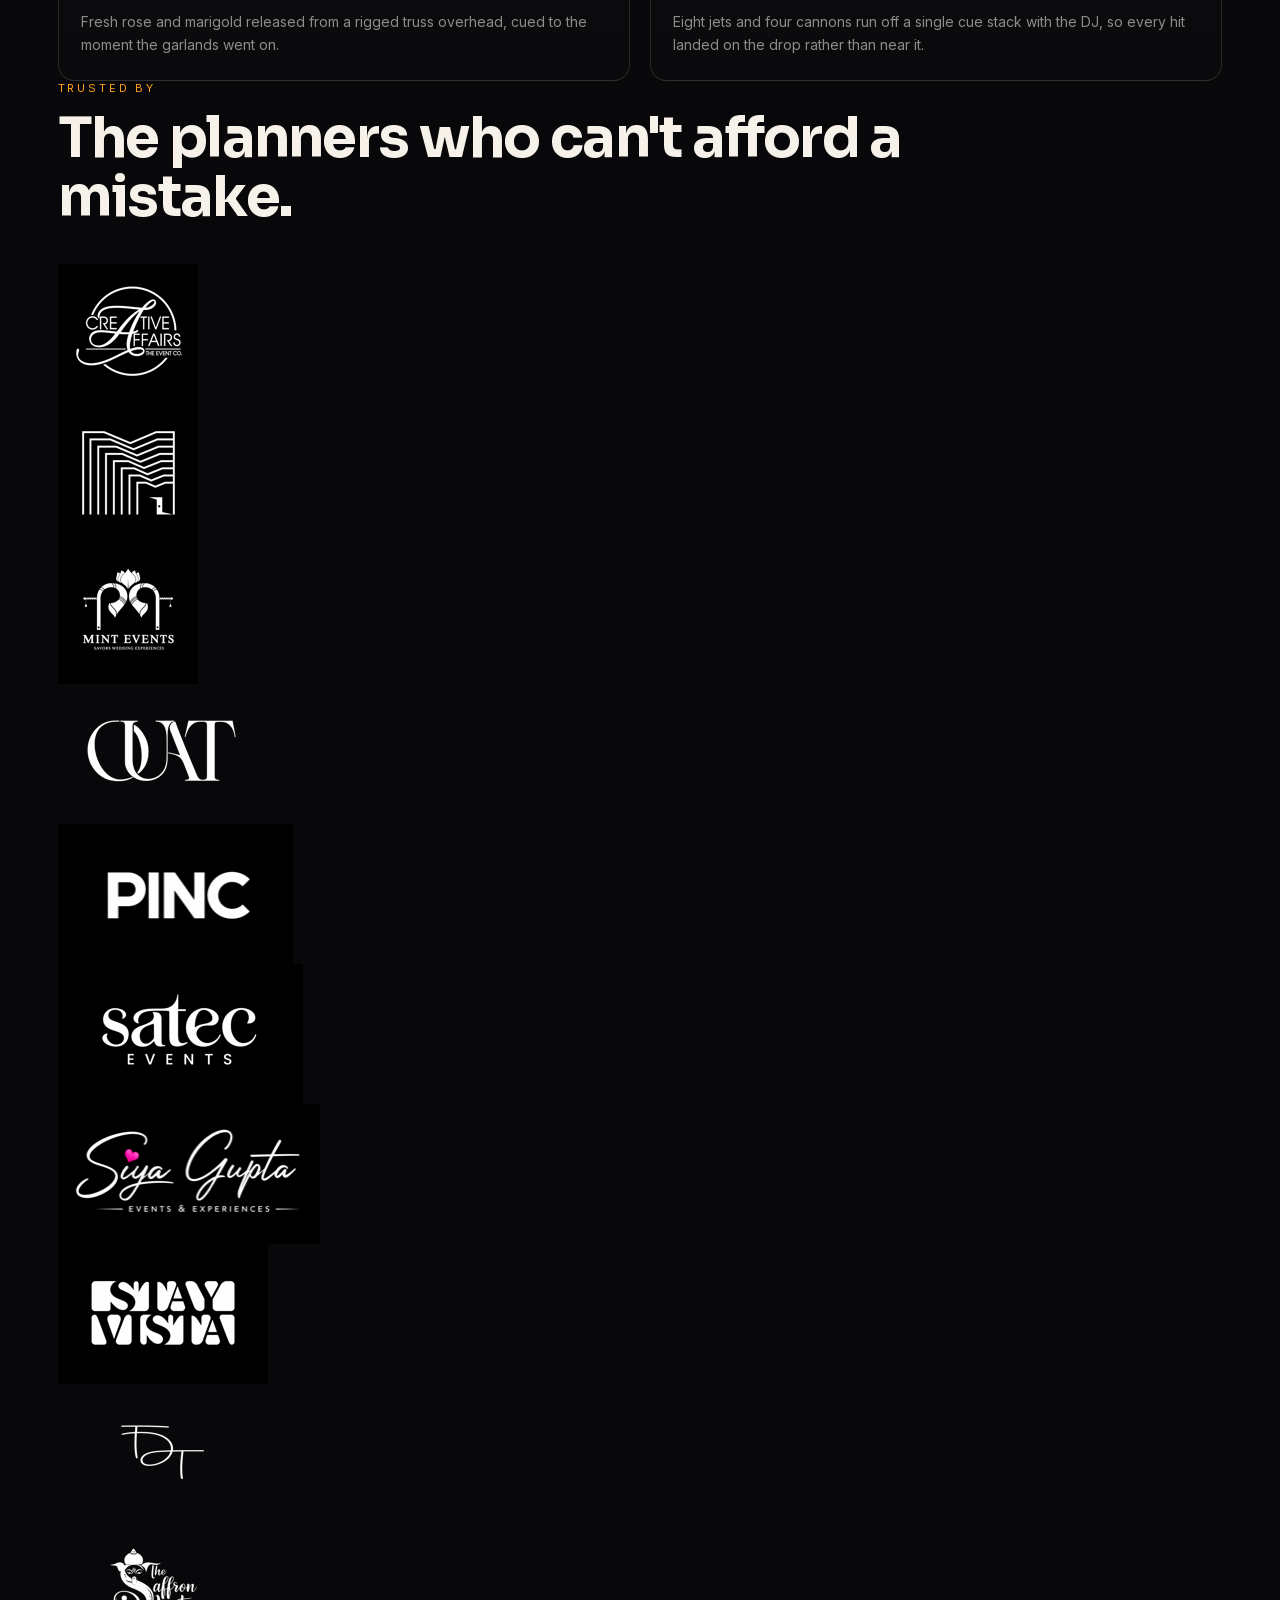
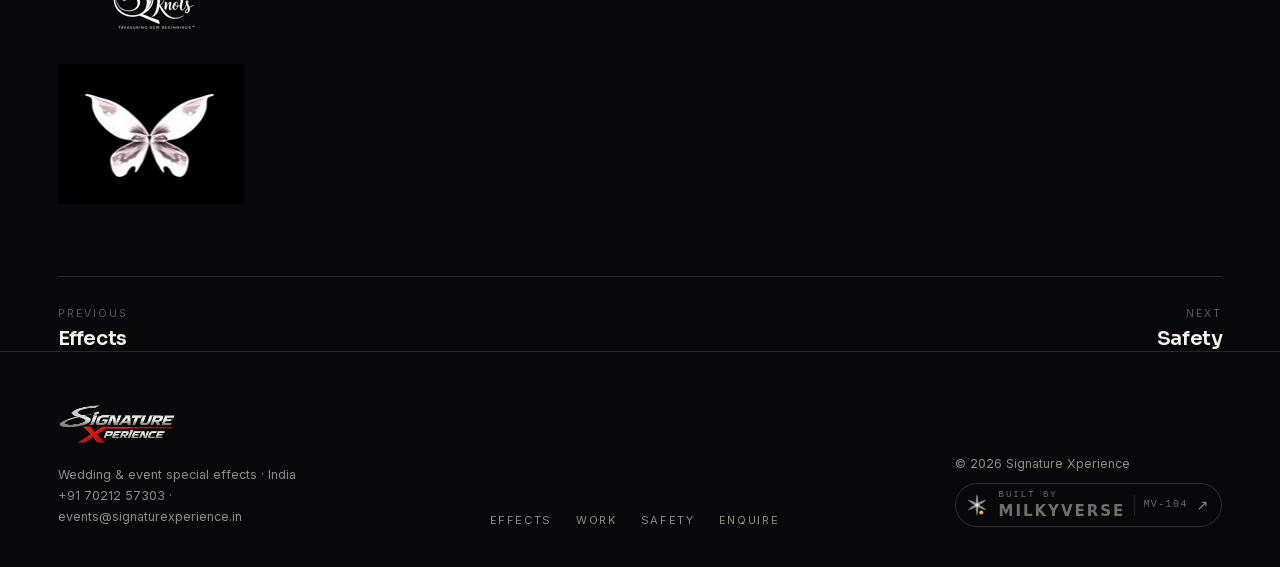
<file: work.html>
<!doctype html>
<html lang="en">
<head>
<meta charset="utf-8">
<meta name="viewport" content="width=device-width,initial-scale=1">
<title>Work — Signature Xperience</title>
<meta name="description" content="Selected weddings and events.">
<link rel="canonical" href="https://signaturexperience.in/work">
<meta property="og:type" content="website">
<meta property="og:url" content="https://signaturexperience.in/work">
<meta property="og:title" content="Work — Signature Xperience">
<meta property="og:description" content="Palace weddings, stadium sangeets and private estates. A thousand nights of cue sheets that ran on time.">
<meta property="og:image" content="https://signaturexperience.in/assets/video/web/synchronised-fireworks.jpg">
<meta name="twitter:card" content="summary_large_image">
<meta name="theme-color" content="#08070a">
<link rel="apple-touch-icon" href="assets/brand/signature-xperience.png">
<link rel="icon" href="assets/brand/signature-xperience.png">
<link rel="preload" as="font" type="font/woff2" href="assets/fonts/sora-700.woff2" crossorigin>
<link rel="preload" as="font" type="font/woff2" href="assets/fonts/inter-400.woff2" crossorigin>
<link rel="stylesheet" href="assets/site.css?v=10e67767">
</head>
<body id="top">
<div id="prog"></div>
<nav id="nav">
  <a class="brand" href="/"><img src="assets/brand/signature-xperience.png" alt="Signature Xperience"></a>
  <div class="nl">
    <a href="effects">Effects</a><a href="work">Work</a><a href="safety">Safety</a><a href="index.html#process">How it works</a>
  </div>
  <a class="btn pri" href="contact">Enquire</a>
  <button class="navbtn" type="button" aria-expanded="false" aria-controls="menu" aria-label="Menu"><span></span><span></span><span></span></button>
</nav>
<div id="menu">
  <a href="/">Home<small>The pitch in 20 seconds</small></a>
  <a href="effects">Effects<small>All ten, with footage</small></a>
  <a href="work">Work<small>Nights we've fired</small></a>
  <a href="safety">Safety<small>Licensing &amp; method</small></a>
  <a href="contact">Enquire<small>Start a cue sheet</small></a>
</div>


<header class="phead">
  <div class="glow"></div>
  <div class="wrap">
    <p class="crumb"><a href="/">Home</a> &nbsp;/&nbsp; Work</p>
    <h1>The rooms we've fired in.</h1>
    <p class="lede">Palace weddings, stadium sangeets and private estates. A thousand nights of cue sheets that ran on time.</p>
  </div>
</header>

<section class="wrap">
  <p class="eyebrow">Selected work</p>
  <h2>A thousand nights, and counting.</h2>
  <p class="lede" style="margin-top:16px">Palace weddings, stadium sangeets, corporate stages and
    private estates. A few of the rooms we've fired in.</p>

  <div class="grid g2" style="margin-top:44px">
    <article class="card reveal">
      <div class="media"><span class="cue">Palace wedding</span>
        <img src="assets/video/web/synchronised-fireworks.jpg" alt="Fireworks over a palace wedding stage"></div>
      <div class="body"><h3>Roof-level finale, Rajasthan</h3>
        <p>Shells timed to the last eight bars of the couple's entrance track, fired from two
          roof positions either side of the mandap.</p></div>
    </article>
    <article class="card reveal">
      <div class="media"><span class="cue">First dance</span>
        <img src="assets/video/web/low-fog.jpg" alt="Couple dancing on a bed of low fog"></div>
      <div class="body"><h3>Dancing on clouds, Goa</h3>
        <p>Dry ice laid across a 12-metre floor so the fog held knee height for the full
          three-minute first dance without ever reaching the band.</p></div>
    </article>
    <article class="card reveal">
      <div class="media"><span class="cue">Varmala</span>
        <img src="assets/video/web/flower-shower.jpg" alt="Petals falling during a varmala ceremony"></div>
      <div class="body"><h3>Petal curtain, Udaipur</h3>
        <p>Fresh rose and marigold released from a rigged truss overhead, cued to the
          moment the garlands went on.</p></div>
    </article>
    <article class="card reveal">
      <div class="media"><span class="cue">Sangeet</span>
        <img src="assets/video/web/co2-jet.jpg" alt="CO2 jets firing over a sangeet dance floor"></div>
      <div class="body"><h3>CO₂ and confetti, Mumbai</h3>
        <p>Eight jets and four cannons run off a single cue stack with the DJ, so every
          hit landed on the drop rather than near it.</p></div>
    </article>
  </div>
</section>

<section class="wrap" style="padding-top:0">
  <p class="eyebrow">Trusted by</p>
  <h2 style="max-width:22ch">The planners who can't afford a mistake.</h2>
  <div class="logos reveal" style="margin-top:38px">
        <img src="assets/logos/web/creative-affairs.png" alt="Creative Affairs" loading="lazy">
    <img src="assets/logos/web/metadoor.png" alt="Metadoor" loading="lazy">
    <img src="assets/logos/web/mint-events.png" alt="Mint Events" loading="lazy">
    <img src="assets/logos/web/ouat.png" alt="Ouat" loading="lazy">
    <img src="assets/logos/web/pinc.png" alt="Pinc" loading="lazy">
    <img src="assets/logos/web/satec-events.png" alt="Satec Events" loading="lazy">
    <img src="assets/logos/web/siya-gupta.png" alt="Siya Gupta" loading="lazy">
    <img src="assets/logos/web/stay-vista.png" alt="Stay Vista" loading="lazy">
    <img src="assets/logos/web/the-dream-team.png" alt="The Dream Team" loading="lazy">
    <img src="assets/logos/web/the-saffron-knots.png" alt="The Saffron Knots" loading="lazy">
    <img src="assets/logos/web/zundaa-events.png" alt="Zundaa Events" loading="lazy">
  </div>
</section>

<section class="wrap" style="padding-top:0">
  <div class="pager"><a href="effects"><small>Previous</small><b>Effects</b></a><a class="nx" href="safety"><small>Next</small><b>Safety</b></a></div>
</section>

<footer>
  <div class="wrap frow">
    <div>
      <div class="brand" style="margin-bottom:14px"><img src="assets/brand/signature-xperience.png" alt="Signature Xperience"></div>
      <p style="margin:0;max-width:32ch;line-height:1.7">Wedding &amp; event special effects · India<br><a href="tel:+917021257303">+91 70212 57303</a> · <a href="mailto:events@signaturexperience.in">events@signaturexperience.in</a></p>
    </div>
    <div class="fl"><a href="effects">Effects</a><a href="work">Work</a><a href="safety">Safety</a><a href="contact">Enquire</a></div>
    <div>© 2026 Signature Xperience
      <div>
      <a class="mv-sig" href="https://milkyverse.co.in/" target="_blank" rel="noopener" aria-label="MV-104 — built by Milkyverse. Opens the case study on the studio's site.">
        <svg viewBox="0 0 512 512" aria-hidden="true" focusable="false"><path fill="currentColor" d="M 256 40 C 292 150 292 362 256 472 C 220 362 220 150 256 40 Z"/><path fill="currentColor" transform="rotate(60 256 256)" d="M 256 40 C 292 150 292 362 256 472 C 220 362 220 150 256 40 Z"/><path fill="currentColor" transform="rotate(120 256 256)" d="M 256 40 C 292 150 292 362 256 472 C 220 362 220 150 256 40 Z"/><circle cx="341" cy="403" r="40" fill="#E9B44C"/></svg>
        <span class="mv-sig-copy"><span class="mv-sig-by">BUILT BY</span><span class="mv-sig-line">MILKYVERSE</span></span>
        <span class="mv-sig-no">MV-104</span>
        <span class="mv-sig-go" aria-hidden="true">↗</span>
      </a>
      </div>
    </div>
  </div>
</footer>
<script src="assets/site.js?v=a46e60fc"></script>
<script src="assets/effects.js?v=05f7a081" defer></script>
</body>
</html>
</file>
<file: assets/site.css>
/* Shared across every page. Extracted from the original single-page build so
   the pages can't drift apart visually. Font URLs are relative to /assets/. */
/* Self-hosted — no third-party request, works offline.
   Sora carries the display voice; Inter does the reading. */
@font-face{font-family:'Sora'; src:url('fonts/sora-600.woff2') format('woff2');
  font-weight:600; font-style:normal; font-display:swap}
@font-face{font-family:'Sora'; src:url('fonts/sora-700.woff2') format('woff2');
  font-weight:700; font-style:normal; font-display:swap}
@font-face{font-family:'Inter'; src:url('fonts/inter-400.woff2') format('woff2');
  font-weight:400; font-style:normal; font-display:swap}
@font-face{font-family:'Inter'; src:url('fonts/inter-600.woff2') format('woff2');
  font-weight:600; font-style:normal; font-display:swap}
:root{
  --ink:#08070a; --ink2:#100d14; --ink3:#171320;
  --ivory:#f7f2e9; --muted:rgba(247,242,233,.56); --faint:rgba(247,242,233,.34);
  --line:rgba(247,242,233,.13);
  --marigold:#ff9f1c; --saffron:#ff6b2c; --rose:#e23e57; --gold:#e8c37a;
  /* display: geometric sans, set tight. body: Inter. */
  --display:'Sora','Helvetica Neue',system-ui,-apple-system,sans-serif;
  --sans:'Inter','Helvetica Neue',system-ui,-apple-system,'Segoe UI',sans-serif;
  --pad:clamp(18px,4.5vw,64px);
}
*{box-sizing:border-box}
html{scroll-behavior:smooth}
body{margin:0;background:var(--ink);color:var(--ivory);font-family:var(--sans);
  -webkit-font-smoothing:antialiased;
  /* `clip` not `hidden`: hidden promotes body to a scroll container, which
     breaks window scrolling and anything driven by scroll position. */
  overflow-x:clip}
a{color:inherit;text-decoration:none}
img,video{display:block;max-width:100%}
.wrap{max-width:1360px;margin:0 auto;padding:0 var(--pad)}
.eyebrow{font-size:11px;letter-spacing:.26em;text-transform:uppercase;color:var(--marigold);margin:0}
.eyebrow.d{color:var(--faint)}
h2{font-family:var(--display);font-weight:700;font-size:clamp(29px,4.4vw,56px);line-height:1.04;
  letter-spacing:-.03em;margin:14px 0 0;max-width:18ch}
.lede{font-size:clamp(14.5px,1.2vw,17px);line-height:1.72;color:var(--muted);max-width:46ch}
/* Content is visible by default and only hidden once JS confirms it can reveal it.
   Without this, a no-JS visitor (or a crawler) sees an empty page. */
.js .reveal{opacity:0;transform:translateY(24px);transition:opacity .9s cubic-bezier(.2,.7,.2,1),transform .9s cubic-bezier(.2,.7,.2,1)}
.js .reveal.in{opacity:1;transform:none}
section{padding:clamp(72px,11vh,140px) 0;position:relative}
/* fixed nav would otherwise cover the heading of any anchored section */
section[id],div[id],header[id]{scroll-margin-top:78px}

/* ---------- nav ---------- */
nav{position:fixed;inset:0 0 auto 0;z-index:80;display:flex;align-items:center;justify-content:space-between;
  gap:20px;padding:16px var(--pad);transition:background .4s,backdrop-filter .4s,border-color .4s;
  border-bottom:1px solid transparent}
nav.solid{background:rgba(8,7,10,.78);-webkit-backdrop-filter:blur(18px) saturate(140%);backdrop-filter:blur(18px) saturate(140%);border-bottom-color:var(--line)}
.brand{display:flex;align-items:center}
/* Real brand mark, background keyed out to true transparency — so it sits on
   any backdrop without the faint box a blend mode leaves behind. */
.brand img{height:38px;width:auto}
footer .brand img{height:46px}
.nl{display:flex;gap:30px;font-size:11.5px;letter-spacing:.16em;text-transform:uppercase;color:var(--muted)}
/* Hit area vs visual size: the padding grows the target, the negative margin
   pulls the box back so nothing moves. Audited links were 14px tall — a thumb
   needs ~44px, and these carry navigation and the phone/email conversions. */
.nl a{position:relative;transition:color .25s;padding:15px 5px;margin:-15px -5px}
.nl a::after{content:'';position:absolute;left:5px;right:5px;bottom:9px;width:auto;height:1px;background:var(--marigold);transition:transform .3s;transform:scaleX(0);transform-origin:left}
.nl a:hover{color:var(--ivory)}.nl a:hover::after{transform:scaleX(1)}
.btn{display:inline-flex;align-items:center;gap:9px;padding:13px 24px;border-radius:100px;font-size:11.5px;
  letter-spacing:.16em;text-transform:uppercase;border:1px solid var(--line);transition:.3s;white-space:nowrap;
  font-family:inherit;background:transparent;color:inherit;cursor:pointer}
.btn:hover{border-color:transparent;background:var(--ivory);color:var(--ink)}
.btn.pri{background:linear-gradient(100deg,var(--saffron),var(--marigold));color:#1a0d00;border-color:transparent;font-weight:600}
.btn.pri:hover{filter:brightness(1.1);box-shadow:0 14px 42px rgba(255,107,44,.4)}
@media(max-width:940px){.nl{display:none}}
/* wordmark + button won't both fit on a phone — keep the monogram, drop the words */
@media(max-width:560px){
  .brand img{height:30px}
  nav{padding:12px var(--pad)}
  .btn{padding:11px 18px;font-size:11px}
}

/* ---------- hero: vertical video wall ---------- */
/* bottom padding clears the fixed "Try effects" button centred at the bottom */
.hero{position:relative;min-height:100svh;display:flex;align-items:flex-end;overflow:hidden;
  padding-bottom:clamp(100px,12vh,140px)}
/* Hero = a continuous leftward marquee of the real clips, several on screen
   at once. The list is rendered twice so the loop is seamless. */
.wall{position:absolute;inset:0;z-index:0;overflow:hidden}
.vtrack{display:flex;gap:10px;width:max-content;height:100%;
  animation:vmarch 58s linear infinite;will-change:transform}
.vtile{flex:0 0 clamp(168px,21vw,320px);height:100%;position:relative;
  overflow:hidden;border-radius:3px;background:#0d0b12}
.vtile video,.vtile img{width:100%;height:100%;object-fit:cover;display:block}
.vtile::after{content:'';position:absolute;inset:0;
  background:linear-gradient(180deg,rgba(8,7,10,.42),transparent 34%,transparent 62%,rgba(8,7,10,.5))}
@keyframes vmarch{from{transform:translateX(0)}to{transform:translateX(-50%)}}
.wall.halt .vtrack{animation-play-state:paused}
.hero .veil{position:absolute;inset:0;z-index:1;pointer-events:none;
  background:linear-gradient(96deg,rgba(8,7,10,.97) 0%,rgba(8,7,10,.94) 26%,rgba(8,7,10,.72) 44%,rgba(8,7,10,.28) 62%,rgba(8,7,10,.12) 78%),
             linear-gradient(180deg,rgba(8,7,10,.8) 0%,transparent 22%,transparent 58%,rgba(8,7,10,.94) 100%)}
@media(max-width:820px){
  .hero .veil{background:linear-gradient(180deg,rgba(8,7,10,.82) 0%,rgba(8,7,10,.5) 30%,rgba(8,7,10,.86) 62%,rgba(8,7,10,.98) 100%)}
}
.hero .inner{position:relative;z-index:2;width:100%}
/* Sora is far wider than the condensed face this replaced — the measure has to
   come in so the headline stays over the darkened left side, not on the footage */
h1{font-family:var(--display);font-weight:700;margin:18px 0 0;line-height:1.02;
  font-size:clamp(34px,4.9vw,68px);letter-spacing:-.035em;max-width:12ch}
@media(max-width:820px){h1{max-width:14ch;font-size:clamp(34px,7.6vw,54px)}}
h1 em{font-style:normal;color:transparent;
  background:linear-gradient(96deg,var(--gold),var(--marigold) 48%,var(--rose));
  -webkit-background-clip:text;background-clip:text}
.hero .lede{margin-top:26px}
.hcta{display:flex;gap:12px;flex-wrap:wrap;margin-top:34px}
.scrollcue{position:absolute;right:var(--pad);bottom:clamp(40px,7vh,90px);z-index:2;font-size:10px;
  letter-spacing:.24em;text-transform:uppercase;color:var(--faint);display:flex;align-items:center;gap:9px}
.scrollcue i{width:5px;height:5px;border-radius:50%;background:var(--marigold);animation:pl 2s infinite}
@keyframes pl{0%,100%{opacity:1;box-shadow:0 0 0 0 rgba(255,159,28,.5)}50%{opacity:.35;box-shadow:0 0 0 8px rgba(255,159,28,0)}}
@media(max-width:760px){.scrollcue{display:none}}

/* ---------- client logo strip ---------- */
.clients{border-block:1px solid var(--line);background:var(--ink2);padding:clamp(34px,5vw,54px) 0;overflow:hidden}
.clients p{text-align:center;margin:0 0 30px}
.track{display:flex;gap:clamp(38px,5vw,74px);width:max-content;align-items:center;animation:march 42s linear infinite}
.track:hover{animation-play-state:paused}
/* logos render exactly as supplied — no greyscale, no dimming, no recolouring */
.track img{height:clamp(34px,3.8vw,50px);width:auto;flex:0 0 auto;transition:transform .35s;
  mix-blend-mode:screen}
.track img:hover{transform:scale(1.06)}
@keyframes march{to{transform:translateX(-50%)}}

/* ---------- effects grid (vertical tiles) ---------- */
.shead{display:flex;justify-content:space-between;align-items:flex-end;gap:40px;flex-wrap:wrap;margin-bottom:50px}
.fx{display:grid;grid-template-columns:repeat(auto-fill,minmax(228px,1fr));gap:14px}
/* two per row on phones — eleven full-height 9:16 tiles is an endless scroll */
@media(max-width:560px){
  .fx{grid-template-columns:1fr 1fr;gap:9px}
  .fxi .cap{padding:13px 11px}
  .fxi .cap h3{font-size:15px}
  .fxi .cap span{font-size:8.5px;letter-spacing:.13em}
  .fxi .n{top:9px;left:10px;font-size:9px}
}
.fxi{position:relative;aspect-ratio:9/16;border-radius:4px;overflow:hidden;background:var(--ink3);
  border:1px solid var(--line);cursor:pointer;transition:transform .55s cubic-bezier(.2,.7,.2,1),border-color .45s}
.fxi:hover{transform:translateY(-7px);border-color:rgba(255,159,28,.5)}
.fxi video,.fxi img.poster{position:absolute;inset:0;width:100%;height:100%;object-fit:cover;transition:transform 1s cubic-bezier(.2,.7,.2,1)}
.fxi:hover video,.fxi:hover img.poster{transform:scale(1.05)}
.fxi .grad{position:absolute;inset:0;z-index:2;pointer-events:none;
  background:linear-gradient(0deg,rgba(6,5,9,.95) 4%,rgba(6,5,9,.25) 42%,transparent 66%)}
.fxi .cap{position:absolute;inset:auto 0 0 0;z-index:3;padding:20px 18px}
.fxi .cap h3{font-family:var(--display);font-weight:600;font-size:17.5px;margin:0 0 5px;letter-spacing:-.02em;line-height:1.12}
.fxi .cap span{font-size:10px;letter-spacing:.17em;text-transform:uppercase;color:var(--marigold)}
.fxi .n{position:absolute;top:14px;left:16px;z-index:3;font-size:10px;letter-spacing:.16em;color:rgba(247,242,233,.62)}

/* ---------- process ---------- */
.steps{display:grid;grid-template-columns:repeat(auto-fit,minmax(215px,1fr));border-top:1px solid var(--line)}
.step{padding:32px 26px 38px 0;border-right:1px solid var(--line);position:relative}
.step:last-child{border-right:0}
.step::before{content:'';position:absolute;top:-1px;left:0;height:1px;width:0;
  background:linear-gradient(90deg,var(--marigold),transparent);transition:width 1.2s ease}
.step.in::before{width:100%}
.step .k{font-size:11px;letter-spacing:.2em;color:var(--marigold)}
.step h4{font-family:var(--display);font-weight:600;font-size:19px;letter-spacing:-.02em;margin:16px 0 10px}
.step p{margin:0;font-size:14px;line-height:1.7;color:var(--muted);max-width:30ch}
@media(max-width:720px){.step{border-right:0;border-bottom:1px solid var(--line);padding-right:0}}

/* ---------- safety ---------- */
.safety{background:var(--ink2);border-block:1px solid var(--line)}
.srow{display:grid;grid-template-columns:1.05fr 1fr;gap:clamp(30px,5vw,70px);align-items:center}
.badges{display:grid;grid-template-columns:1fr 1fr;gap:1px;background:var(--line);border:1px solid var(--line)}
.badge{background:var(--ink2);padding:26px 22px}
.badge b{display:block;font-family:var(--display);font-weight:600;font-size:16.5px;letter-spacing:-.02em;margin-bottom:8px}
.badge span{font-size:13px;color:var(--muted);line-height:1.62}
@media(max-width:880px){.srow{grid-template-columns:1fr}}

/* ---------- cta ---------- */
.cta{text-align:center;overflow:hidden;position:relative}
.cta::before{content:'';position:absolute;left:50%;top:46%;width:min(980px,125vw);aspect-ratio:1;
  transform:translate(-50%,-50%);pointer-events:none;
  background:radial-gradient(circle,rgba(255,107,44,.19),rgba(226,62,87,.08) 42%,transparent 68%)}
.cta h2{margin:14px auto 0;max-width:15ch}
.form{display:flex;gap:10px;max-width:760px;margin:36px auto 0;flex-wrap:wrap;
  justify-content:center;position:relative;z-index:2}
.form input{flex:1 1 210px;background:rgba(255,255,255,.05);border:1px solid var(--line);border-radius:100px;
  padding:15px 22px;color:var(--ivory);font-family:inherit;font-size:14px;outline:none;transition:.3s}
.form input::placeholder{color:var(--faint)}
.form input:focus{border-color:var(--marigold);background:rgba(255,159,28,.08)}
.formnote{margin:16px 0 0;font-size:11.5px;color:var(--faint);position:relative;z-index:2}

footer{border-top:1px solid var(--line);padding:52px 0 40px;font-size:12.5px;color:var(--muted)}
.frow{display:flex;justify-content:space-between;gap:30px;flex-wrap:wrap;align-items:flex-end}
.fl{display:flex;gap:24px;font-size:11px;letter-spacing:.15em;text-transform:uppercase}
/* same hit-area trick for every small text link a phone user must tap:
   footer nav + contact, breadcrumbs, the contact table and the form's
   call fallback — all audited at 14-17px tall */
.fl a,footer p a,.crumb a,.spec td a,.form p a{
  display:inline-block;padding:13px 6px;margin:-13px -6px;position:relative;z-index:1}

/* placeholder markers — replace before launch */
.tbd{color:var(--marigold);border-bottom:1px dashed rgba(255,159,28,.5)}

@media(prefers-reduced-motion:reduce){*{animation:none!important;transition:none!important}.reveal{opacity:1;transform:none}}

/* ============================================================ sub-pages ====
   Everything below supports the pages added after the original single-scroller:
   effects, work, safety and contact. Same tokens, no new colour decisions. */

/* thin progress bar tied to scroll position — cheap way to make a long page
   feel navigable without a sticky sidebar */
#prog{position:fixed;top:0;left:0;height:2px;z-index:90;width:0;
  background:linear-gradient(90deg,var(--saffron),var(--marigold));
  box-shadow:0 0 14px rgba(255,159,28,.6);transition:width .12s linear}

/* page header for sub-pages: shorter than the home hero, same voice */
.phead{position:relative;padding:clamp(120px,18vh,190px) 0 clamp(46px,7vh,84px);overflow:hidden}
.phead::after{content:'';position:absolute;inset:auto 0 0 0;height:1px;background:var(--line)}
.phead .glow{position:absolute;top:-30%;left:50%;transform:translateX(-50%);
  width:min(900px,120vw);aspect-ratio:1;border-radius:50%;pointer-events:none;
  background:radial-gradient(circle,rgba(255,107,44,.16),transparent 62%)}
.phead h1{font-family:var(--display);font-weight:700;letter-spacing:-.035em;line-height:1.02;
  font-size:clamp(38px,7vw,86px);margin:14px 0 0;max-width:16ch;position:relative}
.phead .lede{margin-top:20px;max-width:56ch;position:relative}
.crumb{font-size:11px;letter-spacing:.2em;text-transform:uppercase;color:var(--faint);position:relative}
.crumb a:hover{color:var(--marigold)}

/* card grid used by effects + work */
.grid{display:grid;gap:clamp(14px,1.6vw,22px)}
.g2{grid-template-columns:repeat(auto-fit,minmax(min(100%,420px),1fr))}
.g3{grid-template-columns:repeat(auto-fit,minmax(min(100%,300px),1fr))}
.card{position:relative;border:1px solid var(--line);border-radius:16px;overflow:hidden;
  background:linear-gradient(180deg,rgba(255,255,255,.045),rgba(255,255,255,.012));
  transition:transform .45s cubic-bezier(.2,.7,.2,1),border-color .45s,box-shadow .45s}
.card:hover{transform:translateY(-6px);border-color:rgba(247,242,233,.28);
  box-shadow:0 26px 60px rgba(0,0,0,.5)}
.card .media{position:relative;aspect-ratio:16/10;overflow:hidden;background:var(--ink3)}
.card .media img,.card .media video{width:100%;height:100%;object-fit:cover;
  transition:transform .8s cubic-bezier(.2,.7,.2,1)}
.card:hover .media img,.card:hover .media video{transform:scale(1.06)}
.card .media::after{content:'';position:absolute;inset:0;
  background:linear-gradient(180deg,transparent 40%,rgba(8,7,10,.82))}
.card .body{padding:20px 22px 24px}
.card h3{font-family:var(--display);font-weight:600;font-size:19px;letter-spacing:-.02em;margin:0}
.card p{margin:9px 0 0;font-size:14px;line-height:1.66;color:var(--muted)}
.card .cue{position:absolute;top:14px;left:14px;z-index:2;font-size:10px;letter-spacing:.16em;
  text-transform:uppercase;padding:6px 11px;border-radius:100px;
  background:rgba(8,7,10,.66);-webkit-backdrop-filter:blur(8px);backdrop-filter:blur(8px);border:1px solid var(--line)}
.card .sw{position:absolute;top:0;left:0;right:0;height:3px;z-index:2}

/* spec rows — used for safety + effect detail */
.spec{width:100%;border-collapse:collapse;font-size:14.5px}
.spec th,.spec td{text-align:left;padding:15px 14px;border-bottom:1px solid var(--line);vertical-align:top}
.spec th{width:34%;font-weight:600;color:var(--ivory);font-family:var(--display);letter-spacing:-.01em}
.spec td{color:var(--muted);line-height:1.65}
.spec tr:last-child th,.spec tr:last-child td{border-bottom:0}

/* numbered process steps */
.steps{counter-reset:s;display:grid;gap:2px;margin-top:34px}
.step{counter-increment:s;position:relative;padding:26px 26px 26px 84px;
  border:1px solid var(--line);border-radius:14px;transition:background .35s,border-color .35s}
.step:hover{background:rgba(255,255,255,.035);border-color:rgba(247,242,233,.24)}
.step::before{content:counter(s,decimal-leading-zero);position:absolute;left:26px;top:24px;
  font-family:var(--display);font-weight:700;font-size:26px;letter-spacing:-.03em;
  background:linear-gradient(160deg,var(--marigold),var(--rose));
  -webkit-background-clip:text;background-clip:text;color:transparent}
.step h3{margin:0;font-family:var(--display);font-weight:600;font-size:18px;letter-spacing:-.02em}
.step p{margin:8px 0 0;color:var(--muted);font-size:14.5px;line-height:1.7;max-width:62ch}

/* stat strip with count-up */
.stats{display:grid;grid-template-columns:repeat(auto-fit,minmax(min(100%,180px),1fr));
  gap:1px;background:var(--line);border:1px solid var(--line);border-radius:16px;overflow:hidden}
.stat{background:var(--ink);padding:30px 24px;text-align:center}
.stat b{display:block;font-family:var(--display);font-weight:700;letter-spacing:-.035em;
  font-size:clamp(32px,4.6vw,52px);line-height:1;
  background:linear-gradient(160deg,var(--ivory),var(--gold));
  -webkit-background-clip:text;background-clip:text;color:transparent}
.stat span{display:block;margin-top:10px;font-size:11px;letter-spacing:.18em;
  text-transform:uppercase;color:var(--faint)}

/* form */
.form{display:grid;gap:16px;max-width:640px}
.row2{display:grid;grid-template-columns:1fr 1fr;gap:16px}
@media(max-width:620px){.row2{grid-template-columns:1fr}}
.field label{display:block;font-size:11px;letter-spacing:.16em;text-transform:uppercase;
  color:var(--faint);margin-bottom:8px}
.field input,.field select,.field textarea{width:100%;padding:14px 16px;border-radius:11px;
  background:rgba(255,255,255,.045);border:1px solid var(--line);color:var(--ivory);
  font:inherit;font-size:15px;transition:border-color .3s,background .3s}
.field textarea{min-height:132px;resize:vertical}
.field input:focus,.field select:focus,.field textarea:focus{outline:none;
  border-color:var(--marigold);background:rgba(255,255,255,.07)}
.field select option{background:var(--ink2);color:var(--ivory)}

/* next-page pager at the foot of each sub-page */
.pager{display:flex;justify-content:space-between;gap:16px;flex-wrap:wrap;
  border-top:1px solid var(--line);padding-top:30px;margin-top:clamp(56px,8vh,90px)}
.pager a{display:flex;flex-direction:column;gap:6px;transition:color .3s}
.pager small{font-size:10.5px;letter-spacing:.2em;text-transform:uppercase;color:var(--faint)}
.pager b{font-family:var(--display);font-weight:600;font-size:20px;letter-spacing:-.02em}
.pager a:hover b{color:var(--marigold)}
.pager .nx{text-align:right;margin-left:auto}

/* nav active state */
.nl a.here{color:var(--ivory)}
.nl a.here::after{transform:scaleX(1)}

/* ---------- mobile navigation ----------
   The links are hidden under 940px. Before this there was no way to reach any
   page but Enquire on a phone — fine when the site was one scroller, broken
   once it had five pages. */
.navbtn{display:none;width:42px;height:42px;border:1px solid var(--line);border-radius:50%;
  background:transparent;cursor:pointer;position:relative;flex:0 0 auto;padding:0}
.navbtn span{position:absolute;left:12px;right:12px;height:1.5px;background:var(--ivory);
  transition:transform .35s cubic-bezier(.2,.7,.2,1),opacity .2s}
.navbtn span:nth-child(1){top:15px}
.navbtn span:nth-child(2){top:20px}
.navbtn span:nth-child(3){top:25px}
.navbtn[aria-expanded="true"] span:nth-child(1){transform:translateY(5px) rotate(45deg)}
.navbtn[aria-expanded="true"] span:nth-child(2){opacity:0}
.navbtn[aria-expanded="true"] span:nth-child(3){transform:translateY(-5px) rotate(-45deg)}

#menu{position:fixed;inset:0;z-index:75;display:flex;flex-direction:column;justify-content:center;
  gap:6px;padding:0 var(--pad);background:rgba(8,7,10,.96);-webkit-backdrop-filter:blur(20px);backdrop-filter:blur(20px);
  opacity:0;visibility:hidden;transition:opacity .35s,visibility .35s}
#menu.on{opacity:1;visibility:visible}
#menu a{font-family:var(--display);font-weight:700;letter-spacing:-.03em;
  font-size:clamp(30px,9vw,46px);padding:10px 0;color:var(--ivory);
  opacity:0;transform:translateY(18px);transition:opacity .5s,transform .5s,color .25s}
#menu.on a{opacity:1;transform:none}
#menu.on a:nth-child(1){transition-delay:.06s}
#menu.on a:nth-child(2){transition-delay:.12s}
#menu.on a:nth-child(3){transition-delay:.18s}
#menu.on a:nth-child(4){transition-delay:.24s}
#menu.on a:nth-child(5){transition-delay:.3s}
#menu a:hover,#menu a:focus-visible{color:var(--marigold)}
#menu small{display:block;font-family:var(--sans);font-weight:400;font-size:11px;
  letter-spacing:.2em;text-transform:uppercase;color:var(--faint);margin-top:4px}
body.locked{overflow:hidden}
@media(max-width:940px){ .navbtn{display:block} }
@media(min-width:941px){ #menu{display:none} }

/* ---------- scroll-driven motion ---------- */
/* hero copy drifts and fades as you scroll past it — depth without jank,
   driven by one transform we set from the scroll handler */
.parallax{will-change:transform}
/* section headings wipe in from their leading edge */
.js .slide{opacity:0;transform:translateX(-28px);
  transition:opacity .8s cubic-bezier(.2,.7,.2,1),transform .8s cubic-bezier(.2,.7,.2,1)}
.js .slide.in{opacity:1;transform:none}
/* a rule that draws itself across as the section arrives */
.js .drawline{transform:scaleX(0);transform-origin:left;transition:transform 1s cubic-bezier(.2,.7,.2,1)}
.js .drawline.in{transform:scaleX(1)}
.rule{height:1px;background:linear-gradient(90deg,var(--marigold),transparent);margin:0}

/* ---------- FAQ ---------- */
.faq{border-top:1px solid var(--line)}
.faq details{border-bottom:1px solid var(--line)}
.faq summary{list-style:none;cursor:pointer;padding:24px 44px 24px 0;position:relative;
  font-family:var(--display);font-weight:600;font-size:clamp(16px,2vw,20px);letter-spacing:-.02em;
  transition:color .25s}
.faq summary::-webkit-details-marker{display:none}
.faq summary::after{content:'';position:absolute;right:8px;top:50%;width:11px;height:11px;
  border-right:1.5px solid var(--marigold);border-bottom:1.5px solid var(--marigold);
  transform:translateY(-70%) rotate(45deg);transition:transform .3s}
.faq details[open] summary::after{transform:translateY(-30%) rotate(225deg)}
.faq summary:hover{color:var(--marigold)}
.faq p{margin:0 0 24px;color:var(--muted);line-height:1.75;max-width:64ch;font-size:15px}

/* ---------- quote ---------- */
.quote{border-left:2px solid var(--marigold);padding:6px 0 6px 26px;margin:0}
.quote p{font-family:var(--display);font-weight:600;letter-spacing:-.02em;line-height:1.4;
  font-size:clamp(19px,2.6vw,29px);margin:0}
.quote cite{display:block;margin-top:14px;font-style:normal;font-size:11px;
  letter-spacing:.18em;text-transform:uppercase;color:var(--faint)}


/* ------------------------------------------------------------------------
   THE KEY — Milkyverse's signature. Inherits this site's colour and type;
   no script, no dependency. Spec: milkyverse.co.in/web
   ------------------------------------------------------------------------ */
.mv-sig{box-sizing:border-box;display:inline-flex;align-items:center;gap:.7em;min-height:44px;
padding:.42em 1.05em .42em .62em;border:1px solid currentColor;border-radius:999px;color:inherit;
text-decoration:none;font-family:ui-sans-serif,system-ui,-apple-system,"Segoe UI",Roboto,sans-serif;
-webkit-tap-highlight-color:transparent;
transition:border-color 500ms cubic-bezier(.2,.75,.15,1),background-color 500ms cubic-bezier(.2,.75,.15,1)}
.mv-sig svg{width:26px;height:26px;flex:none;transition:transform 900ms cubic-bezier(.2,.75,.15,1)}
.mv-sig-copy{display:grid;gap:4px;line-height:1}
.mv-sig-by{font:500 9px/1 ui-monospace,SFMono-Regular,Menlo,Consolas,monospace;letter-spacing:.22em;opacity:.72}
.mv-sig-line{font-size:15px;font-weight:800;letter-spacing:.13em}
.mv-sig-no{font:500 10px/1 ui-monospace,SFMono-Regular,Menlo,Consolas,monospace;letter-spacing:.14em;
opacity:.72;padding:.55em 0 .55em .85em;border-left:1px solid currentColor}
.mv-sig-go{font-size:14px;line-height:1;transition:transform 300ms cubic-bezier(.2,.75,.15,1)}
.mv-sig:hover svg,.mv-sig:focus-visible svg{transform:rotate(90deg)}
.mv-sig:hover .mv-sig-go,.mv-sig:focus-visible .mv-sig-go{transform:translate(2px,-2px)}
.mv-sig:focus-visible{outline:2px solid currentColor;outline-offset:4px}
@supports (color:color-mix(in srgb,red,blue)){
.mv-sig{border-color:color-mix(in srgb,currentColor 28%,transparent)}
.mv-sig-no{border-left-color:color-mix(in srgb,currentColor 28%,transparent)}
.mv-sig:hover,.mv-sig:focus-visible{border-color:color-mix(in srgb,currentColor 70%,transparent);
background-color:color-mix(in srgb,currentColor 6%,transparent)}
.mv-sig-line{background-image:linear-gradient(100deg,
color-mix(in srgb,currentColor 78%,transparent) 0 38%,currentColor 50%,
color-mix(in srgb,currentColor 78%,transparent) 62% 100%);
background-size:300% 100%;background-position:100% 0;
-webkit-background-clip:text;background-clip:text;-webkit-text-fill-color:transparent;
animation:mv-sig-pass 13s cubic-bezier(.2,.75,.15,1) 2s infinite;
transition:background-position 900ms cubic-bezier(.2,.75,.15,1)}
.mv-sig:hover .mv-sig-line,.mv-sig:focus-visible .mv-sig-line{animation:none;background-position:0 0}}
@keyframes mv-sig-pass{0%{background-position:100% 0}8%{background-position:0 0}
8.01%,100%{background-position:100% 0}}
@media (prefers-reduced-motion:reduce){.mv-sig,.mv-sig *{transition:none!important;animation:none!important}}
/* this site's copyright column wants a little air above the lockup */
.mv-sig{margin-top:12px}
</file>
